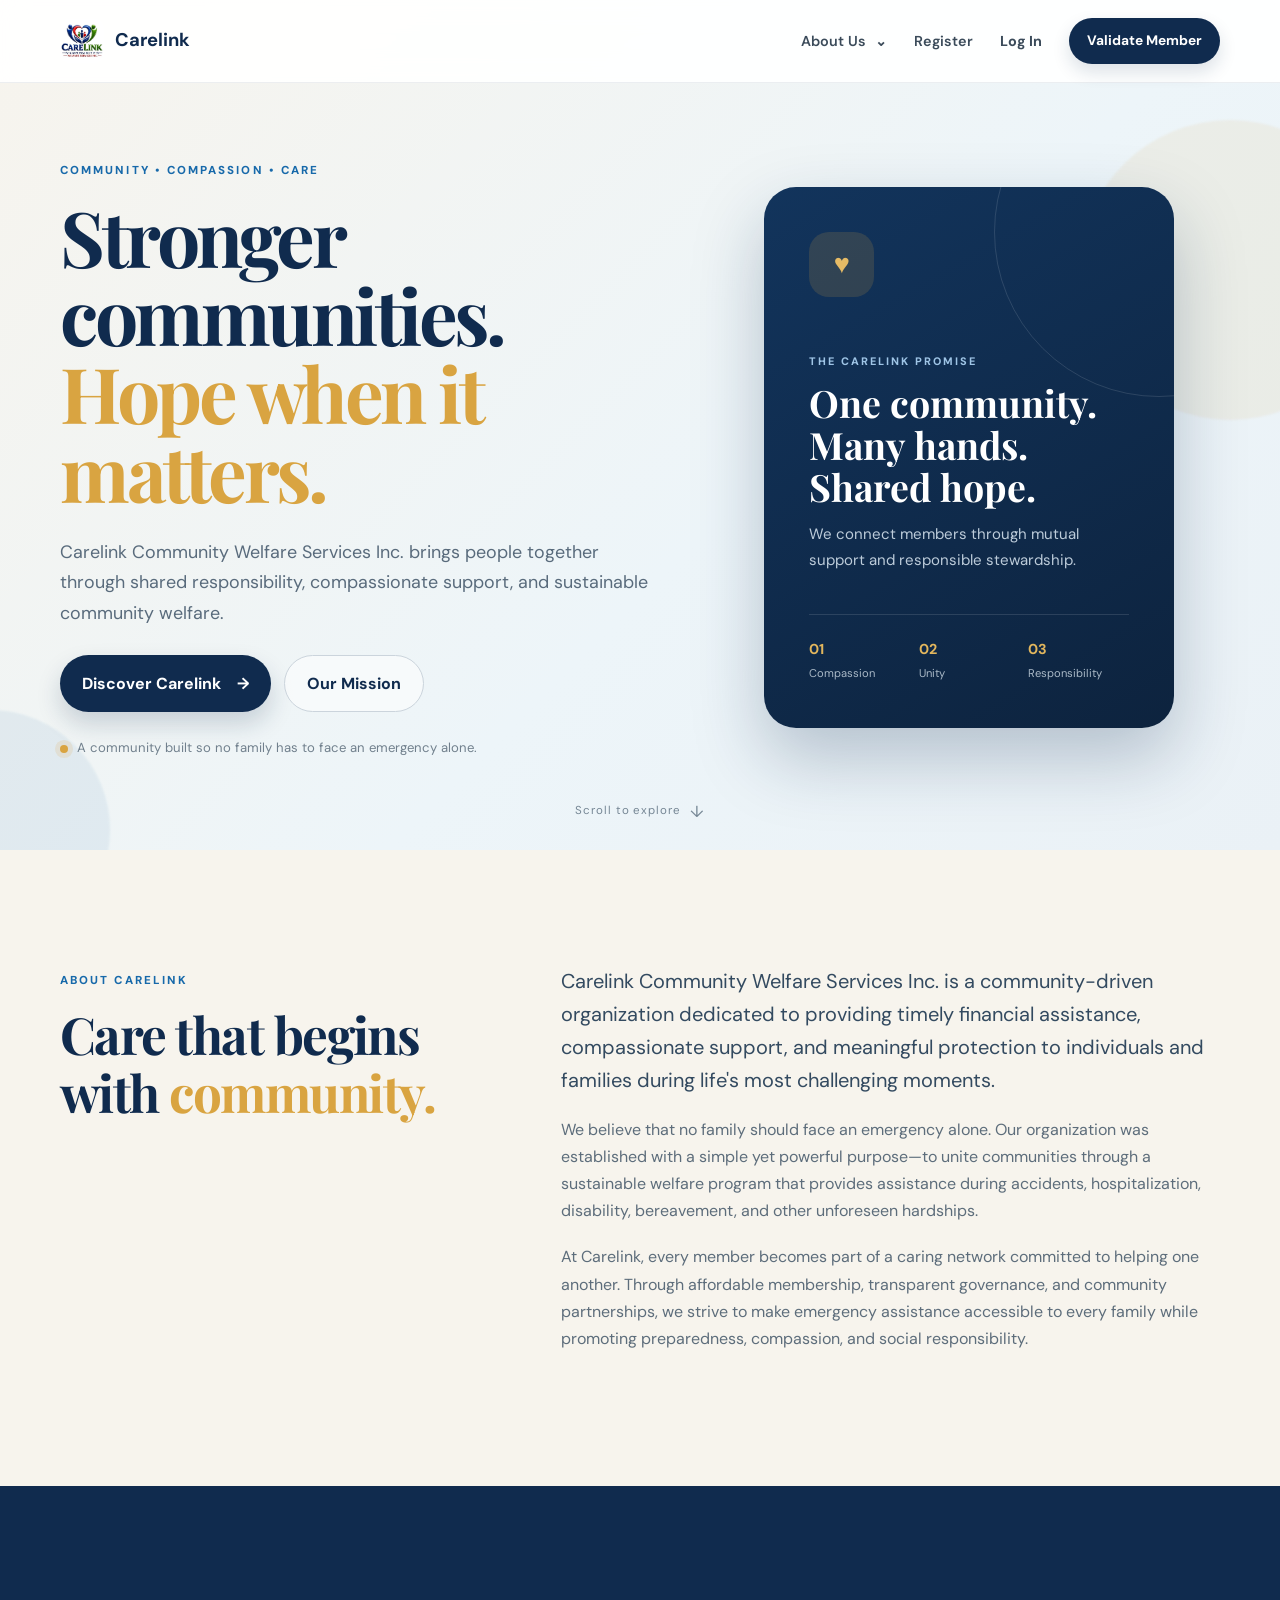
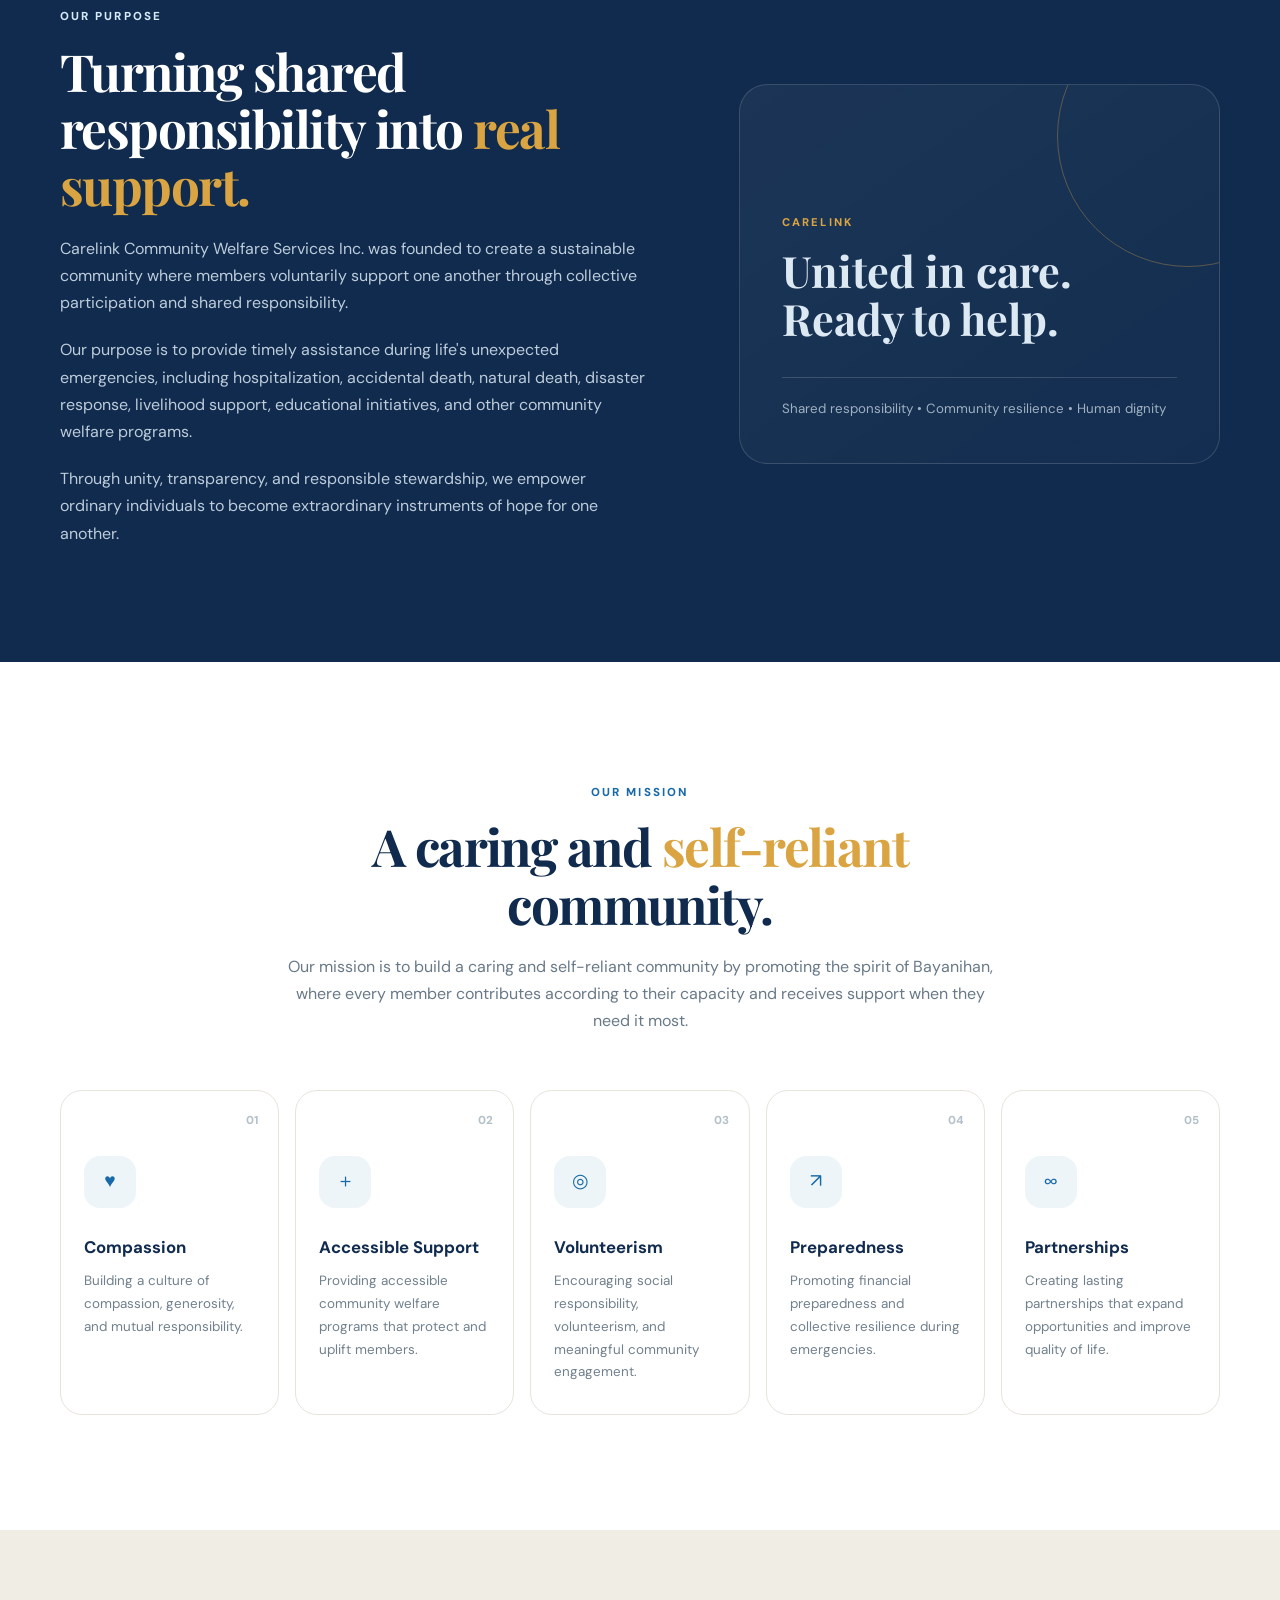
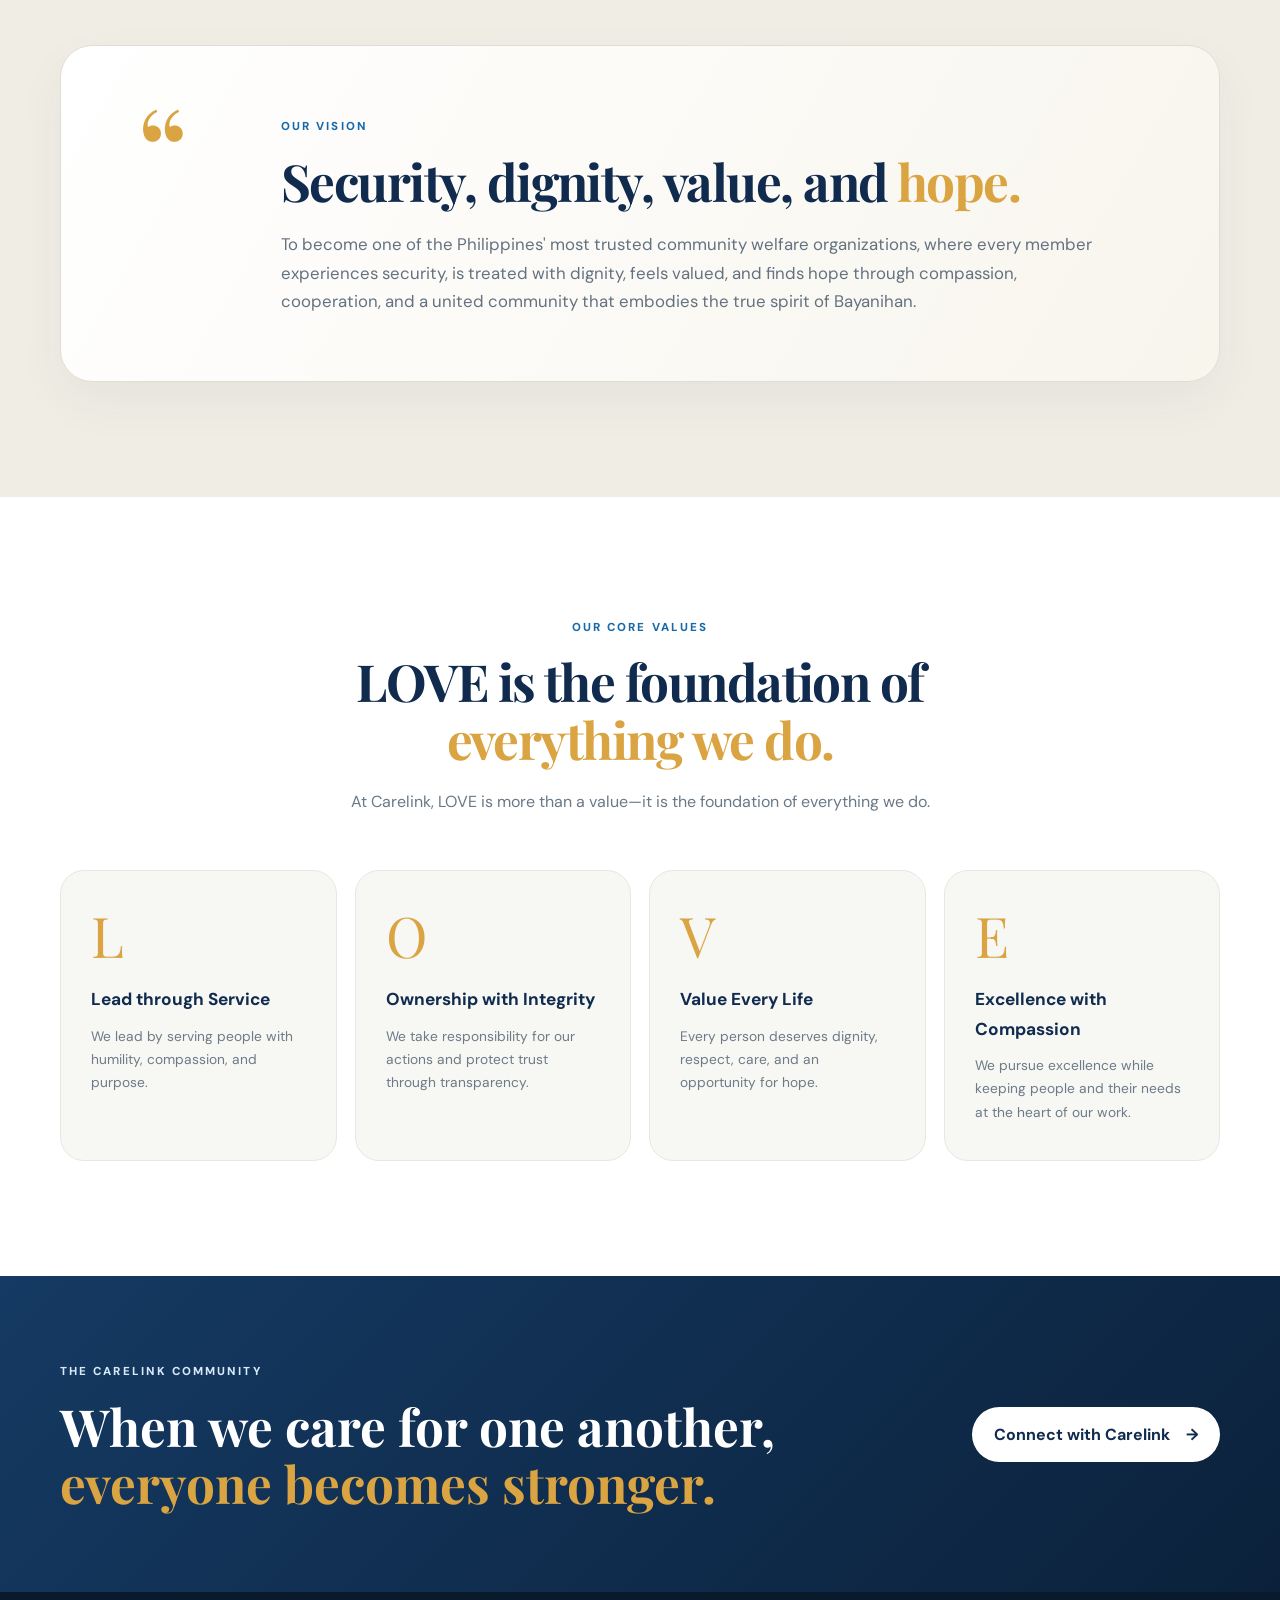
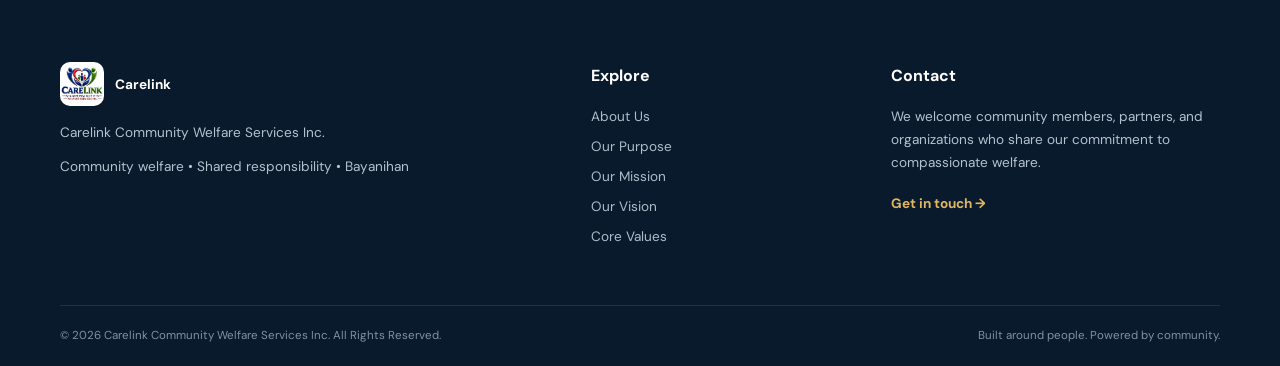
<file: index.html>
<!DOCTYPE html>
<html lang="en">
<head>
  <meta charset="UTF-8">
  <meta name="viewport" content="width=device-width, initial-scale=1.0">
  <meta name="description" content="Carelink Community Welfare Services Inc. — compassionate community welfare, shared responsibility, and meaningful support.">
  <title>Carelink Community Welfare Services Inc.</title>
  <link rel="preconnect" href="https://fonts.googleapis.com">
  <link rel="preconnect" href="https://fonts.gstatic.com" crossorigin>
  <link href="https://fonts.googleapis.com/css2?family=DM+Sans:wght@400;500;600;700&family=Playfair+Display:wght@600;700&display=swap" rel="stylesheet">
  <link rel="stylesheet" href="style/style.css">
</head>
<body>
  <header class="site-header" id="top">
    <div class="container nav-wrap">
      <a href="#top" class="brand">
        <img src="images/logo.jpg" alt="Carelink Community Welfare Services Inc. logo">
        <span>Carelink</span>
      </a>

      <button class="menu-toggle" aria-label="Open menu" aria-expanded="false">☰</button>

      <nav class="nav" id="mainNav">
        <div class="nav-dropdown">
          <button class="nav-drop-btn" type="button" aria-expanded="false">
            About Us <span>⌄</span>
          </button>
          <div class="dropdown-menu">
            <a href="#about">About Carelink</a>
            <a href="#purpose">Our Purpose</a>
            <a href="#mission">Our Mission</a>
            <a href="#vision">Our Vision</a>
            <a href="#values">Core Values</a>
            <a href="management.html">Management Team</a>
            <a href="compliance.html">Compliance</a>
          </div>
        </div>
        <a href="register.html" class="register-trigger">Register</a>
        <a href="#" class="login-trigger">Log In</a>
        <button class="validate-trigger" type="button">Validate Member</button>
      </nav>
    </div>
  </header>

  <main>
    <section class="hero">
      <div class="hero-glow glow-one"></div>
      <div class="hero-glow glow-two"></div>
      <div class="container hero-grid">
        <div class="hero-copy reveal">
          <span class="eyebrow">COMMUNITY • COMPASSION • CARE</span>
          <h1>Stronger communities.<br><em>Hope when it matters.</em></h1>
          <p class="hero-text">
            Carelink Community Welfare Services Inc. brings people together through
            shared responsibility, compassionate support, and sustainable community welfare.
          </p>
          <div class="hero-actions">
            <a href="#about" class="btn btn-primary">Discover Carelink <span>→</span></a>
            <a href="#mission" class="btn btn-ghost">Our Mission</a>
          </div>
          <div class="hero-note">
            <span class="dot"></span>
            A community built so no family has to face an emergency alone.
          </div>
        </div>

        <div class="hero-card-wrap reveal">
          <div class="hero-card">
            <div class="card-orbit"></div>
            <div class="card-icon">♥</div>
            <p class="card-label">THE CARELINK PROMISE</p>
            <h2>One community.<br>Many hands.<br>Shared hope.</h2>
            <p>We connect members through mutual support and responsible stewardship.</p>
            <div class="mini-stat-row">
              <div><strong>01</strong><span>Compassion</span></div>
              <div><strong>02</strong><span>Unity</span></div>
              <div><strong>03</strong><span>Responsibility</span></div>
            </div>
          </div>
        </div>
      </div>
      <a class="scroll-cue" href="#about">Scroll to explore <span>↓</span></a>
    </section>

    <section class="section about" id="about">
      <div class="container two-col">
        <div class="section-heading reveal">
          <span class="eyebrow">ABOUT CARELINK</span>
          <h2>Care that begins with <em>community.</em></h2>
        </div>
        <div class="section-content reveal">
          <p class="lead">
            Carelink Community Welfare Services Inc. is a community-driven organization
            dedicated to providing timely financial assistance, compassionate support,
            and meaningful protection to individuals and families during life's most
            challenging moments.
          </p>
          <p>
            We believe that no family should face an emergency alone. Our organization
            was established with a simple yet powerful purpose—to unite communities
            through a sustainable welfare program that provides assistance during
            accidents, hospitalization, disability, bereavement, and other unforeseen
            hardships.
          </p>
          <p>
            At Carelink, every member becomes part of a caring network committed to
            helping one another. Through affordable membership, transparent governance,
            and community partnerships, we strive to make emergency assistance accessible
            to every family while promoting preparedness, compassion, and social responsibility.
          </p>
        </div>
      </div>
    </section>

    <section class="section purpose dark-section" id="purpose">
      <div class="container purpose-grid">
        <div class="purpose-copy reveal">
          <span class="eyebrow light">OUR PURPOSE</span>
          <h2>Turning shared responsibility into <em>real support.</em></h2>
          <p>
            Carelink Community Welfare Services Inc. was founded to create a sustainable
            community where members voluntarily support one another through collective
            participation and shared responsibility.
          </p>
          <p>
            Our purpose is to provide timely assistance during life's unexpected
            emergencies, including hospitalization, accidental death, natural death,
            disaster response, livelihood support, educational initiatives, and other
            community welfare programs.
          </p>
          <p>
            Through unity, transparency, and responsible stewardship, we empower ordinary
            individuals to become extraordinary instruments of hope for one another.
          </p>
        </div>
        <div class="purpose-panel reveal">
          <span>CARELINK</span>
          <strong>United in care.<br>Ready to help.</strong>
          <div class="line"></div>
          <small>Shared responsibility • Community resilience • Human dignity</small>
        </div>
      </div>
    </section>

    <section class="section mission" id="mission">
      <div class="container">
        <div class="center-heading reveal">
          <span class="eyebrow">OUR MISSION</span>
          <h2>A caring and <em>self-reliant</em> community.</h2>
          <p>
            Our mission is to build a caring and self-reliant community by promoting
            the spirit of Bayanihan, where every member contributes according to their
            capacity and receives support when they need it most.
          </p>
        </div>

        <div class="mission-grid">
          <article class="mission-card reveal">
            <span class="number">01</span>
            <div class="round-icon">♥</div>
            <h3>Compassion</h3>
            <p>Building a culture of compassion, generosity, and mutual responsibility.</p>
          </article>
          <article class="mission-card reveal">
            <span class="number">02</span>
            <div class="round-icon">＋</div>
            <h3>Accessible Support</h3>
            <p>Providing accessible community welfare programs that protect and uplift members.</p>
          </article>
          <article class="mission-card reveal">
            <span class="number">03</span>
            <div class="round-icon">◎</div>
            <h3>Volunteerism</h3>
            <p>Encouraging social responsibility, volunteerism, and meaningful community engagement.</p>
          </article>
          <article class="mission-card reveal">
            <span class="number">04</span>
            <div class="round-icon">↗</div>
            <h3>Preparedness</h3>
            <p>Promoting financial preparedness and collective resilience during emergencies.</p>
          </article>
          <article class="mission-card reveal">
            <span class="number">05</span>
            <div class="round-icon">∞</div>
            <h3>Partnerships</h3>
            <p>Creating lasting partnerships that expand opportunities and improve quality of life.</p>
          </article>
        </div>
      </div>
    </section>

    <section class="section vision" id="vision">
      <div class="container vision-box reveal">
        <div class="vision-mark">“</div>
        <div>
          <span class="eyebrow">OUR VISION</span>
          <h2>Security, dignity, value, and <em>hope.</em></h2>
          <p>
            To become one of the Philippines' most trusted community welfare organizations,
            where every member experiences security, is treated with dignity, feels valued,
            and finds hope through compassion, cooperation, and a united community that
            embodies the true spirit of Bayanihan.
          </p>
        </div>
      </div>
    </section>

    <section class="section values" id="values">
      <div class="container">
        <div class="center-heading reveal">
          <span class="eyebrow">OUR CORE VALUES</span>
          <h2>LOVE is the foundation of <em>everything we do.</em></h2>
          <p>
            At Carelink, LOVE is more than a value—it is the foundation of everything we do.
          </p>
        </div>

        <div class="values-grid">
          <article class="value-card reveal">
            <div class="value-letter">L</div>
            <h3>Lead through Service</h3>
            <p>We lead by serving people with humility, compassion, and purpose.</p>
          </article>
          <article class="value-card reveal">
            <div class="value-letter">O</div>
            <h3>Ownership with Integrity</h3>
            <p>We take responsibility for our actions and protect trust through transparency.</p>
          </article>
          <article class="value-card reveal">
            <div class="value-letter">V</div>
            <h3>Value Every Life</h3>
            <p>Every person deserves dignity, respect, care, and an opportunity for hope.</p>
          </article>
          <article class="value-card reveal">
            <div class="value-letter">E</div>
            <h3>Excellence with Compassion</h3>
            <p>We pursue excellence while keeping people and their needs at the heart of our work.</p>
          </article>
        </div>
      </div>
    </section>

    <section class="cta-section">
      <div class="container cta-inner reveal">
        <div>
          <span class="eyebrow light">THE CARELINK COMMUNITY</span>
          <h2>When we care for one another,<br><em>everyone becomes stronger.</em></h2>
        </div>
        <a href="#contact" class="btn btn-light">Connect with Carelink <span>→</span></a>
      </div>
    </section>
  </main>

  <footer id="contact">
    <div class="container footer-grid">
      <div>
        <a href="#top" class="brand footer-brand">
          <img src="images/logo.jpg" alt="Carelink logo">
          <span>Carelink</span>
        </a>
        <p>Carelink Community Welfare Services Inc.</p>
        <small>Community welfare • Shared responsibility • Bayanihan</small>
      </div>
      <div>
        <h4>Explore</h4>
        <a href="#about">About Us</a>
        <a href="#purpose">Our Purpose</a>
        <a href="#mission">Our Mission</a>
        <a href="#vision">Our Vision</a>
        <a href="#values">Core Values</a>
      </div>
      <div>
        <h4>Contact</h4>
        <p>We welcome community members, partners, and organizations who share our commitment to compassionate welfare.</p>
        <a class="footer-link" href="mailto:info@carelink.org">Get in touch →</a>
      </div>
    </div>
    <div class="container footer-bottom">
      <span>© 2026 Carelink Community Welfare Services Inc. All Rights Reserved.</span>
      <span>Built around people. Powered by community.</span>
    </div>
  </footer>


  <!-- Member Login Modal -->
  <div class="modal-backdrop" id="loginModal" aria-hidden="true">
    <div class="modal login-modal" role="dialog" aria-modal="true" aria-labelledby="loginTitle">
      <button class="modal-close" type="button" data-close-modal aria-label="Close">×</button>
      <div class="login-logo"><img src="images/logo.jpg" alt="Carelink Community Welfare Services Inc."></div>
      <h2 id="loginTitle">Account Login</h2>
      <p>Access your Carelink member dashboard and continue supporting families with dignity, care, and compassion.</p>
      <form id="loginForm">
        <label class="input-wrap"><span>♟</span><input id="username" type="text" placeholder="Username" autocomplete="username" required></label>
        <label class="input-wrap"><span>▣</span><input id="password" type="password" placeholder="Password" autocomplete="current-password" required><button class="password-toggle" type="button" aria-label="Show password">◉</button></label>
        <a class="forgot-link" href="#" onclick="event.preventDefault(); alert('Password recovery will be connected here later.');">Forgot Password?</a>
        <button class="modal-submit" type="submit">♢ &nbsp; Log In Now</button>
      </form>
      <div class="modal-placeholder">Only registered Carelink members with an active account can log in.</div>
    </div>
  </div>

  <!-- Validate Member Modal -->
  <div class="modal-backdrop" id="validateModal" aria-hidden="true">
    <div class="modal validate-modal" role="dialog" aria-modal="true" aria-labelledby="validateTitle">
      <button class="modal-close" type="button" data-close-modal aria-label="Close">×</button>
      <div class="validate-head">
        <div class="validate-icon">▣</div>
        <span class="eyebrow light">MEMBER RECORD VERIFICATION</span>
        <h2 id="validateTitle">Validate Your Membership</h2>
        <p>Enter the information registered for the <strong>PRIMARY MEMBER</strong> beneficiary. Successful validation will show the linked Carelink username.</p>
      </div>
      <div class="validate-body">
        <div class="security-note">🛡 &nbsp; For your protection, all four details must match the official beneficiary record. Your information is used only for this validation request.</div>
        <form id="validateForm">
          <div class="form-grid">
            <label>Last Name<input type="text" placeholder="Enter last name" required></label>
            <label>First Name<input type="text" placeholder="Enter first name" required></label>
            <label>Date of Birth<input type="date" required></label>
            <label>Gender<select required><option value="">Select gender</option><option>Male</option><option>Female</option><option>Other</option></select></label>
          </div>
          <button class="validate-submit" type="submit">⌕ &nbsp; Validate Member Record</button>
        </form>
        <div class="validation-result" id="validationResult"></div>
      </div>
    </div>
  </div>

  <script src="js/script.js"></script>
  <script src="auth.js"></script>
</body>
</html>
</file>
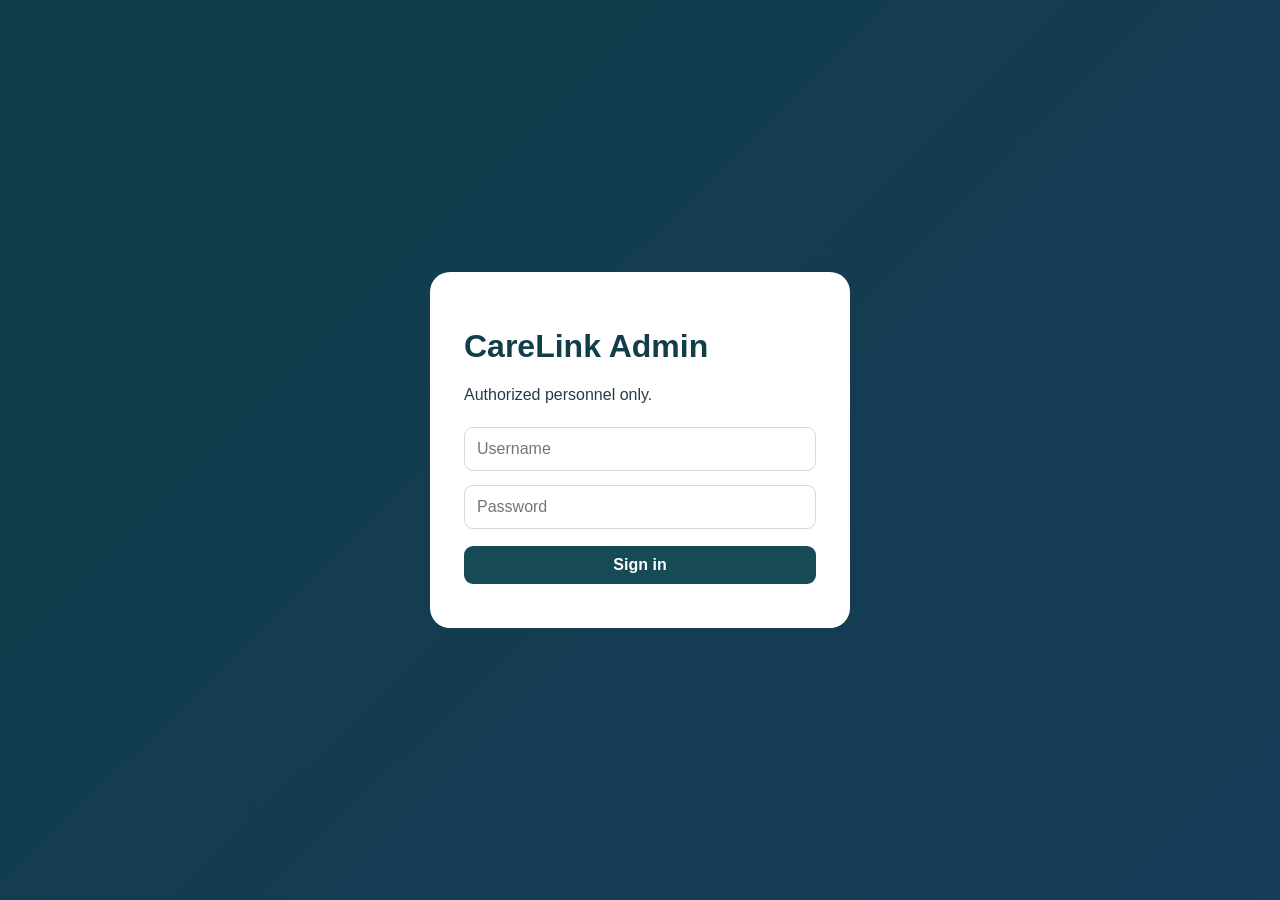
<file: admin.html>
<!doctype html><html lang="en"><head><meta charset="utf-8"><meta name="viewport" content="width=device-width,initial-scale=1"><title>CareLink Admin Portal</title>
<style>
*{box-sizing:border-box}body{margin:0;font-family:Arial,sans-serif;background:#f3f7f7;color:#243c46}button,input,select,textarea{font:inherit}.shell{display:grid;grid-template-columns:230px 1fr;min-height:100vh}.side{background:#103e49;color:#fff;padding:25px 15px}.brand{font-weight:800;font-size:21px;margin:0 10px 30px}.brand small{display:block;font-size:11px;color:#b8d2d5;margin-top:4px}.nav{width:100%;border:0;background:none;color:#d7e8e9;text-align:left;padding:13px;border-radius:10px;margin:3px 0;cursor:pointer}.nav.active,.nav:hover{background:#ffffff18;color:#fff}.main{padding:28px}.top{display:flex;justify-content:space-between;align-items:center;margin-bottom:24px}.top h1{margin:0;color:#123d4a}.who{font-size:13px;color:#60747b}.page{display:none}.page.active{display:block}.cards{display:grid;grid-template-columns:repeat(5,1fr);gap:14px}.card,.panel{background:#fff;border:1px solid #dfe8e8;border-radius:16px;padding:19px;box-shadow:0 5px 18px #173d460a}.card span{font-size:12px;color:#72858b}.card strong{display:block;font-size:25px;color:#123e4a;margin-top:7px}.panel{margin-top:18px}.row{display:flex;gap:10px;align-items:center;flex-wrap:wrap}.between{justify-content:space-between}.btn{border:0;background:#164b55;color:white;padding:10px 14px;border-radius:9px;font-weight:700;cursor:pointer}.btn.gold{background:#b9882e}.btn.ghost{background:#edf4f4;color:#24535c}.search{padding:10px 12px;border:1px solid #cedcde;border-radius:9px;min-width:250px}table{width:100%;border-collapse:collapse;font-size:13px;margin-top:13px}th,td{padding:10px;border-bottom:1px solid #edf1f1;text-align:left}th{background:#f7f9f9}.badge{padding:5px 8px;border-radius:20px;background:#e9f5ec;color:#3e7b50;font-size:11px;font-weight:700}.modalbg{position:fixed;inset:0;background:#09242dcc;display:none;align-items:center;justify-content:center;padding:20px;z-index:99}.modalbg.show{display:flex}.modal{background:#fff;border-radius:17px;padding:24px;width:min(650px,96vw);max-height:90vh;overflow:auto}.modal h2{margin-top:0;color:#123e4a}.grid{display:grid;grid-template-columns:1fr 1fr;gap:12px}.grid label{font-size:12px;font-weight:700}.grid input,.grid select,.grid textarea{width:100%;margin-top:5px;padding:10px;border:1px solid #d3dfe0;border-radius:8px}.grid textarea{min-height:80px}.full{grid-column:1/-1}.login{position:fixed;inset:0;background:linear-gradient(135deg,#103e49,#173b59);display:flex;align-items:center;justify-content:center;z-index:200}.loginbox{background:#fff;width:min(420px,92vw);padding:34px;border-radius:20px}.loginbox h1{color:#123e4a}.loginbox input{width:100%;padding:12px;margin:7px 0;border:1px solid #cfdddd;border-radius:9px}.loginbox button{width:100%;margin-top:10px}.msg{font-size:12px;color:#a33;margin-top:10px}.moneyin{color:#28734a}.moneyout{color:#a04747}@media(max-width:1000px){.cards{grid-template-columns:repeat(2,1fr)}.shell{grid-template-columns:1fr}.side{display:flex;overflow:auto;padding:10px}.brand{display:none}.nav{white-space:nowrap;width:auto}.main{padding:18px}}@media(max-width:600px){.cards,.grid{grid-template-columns:1fr}.full{grid-column:auto}.top{align-items:flex-start;gap:10px;flex-direction:column}}
</style></head><body>
<div class="login" id="loginScreen"><form class="loginbox" id="loginForm"><h1>CareLink Admin</h1><p>Authorized personnel only.</p><input id="adminUser" placeholder="Username" required><input id="adminPass" type="password" placeholder="Password" required><button class="btn" type="submit">Sign in</button><div class="msg" id="loginMsg"></div></form></div>
<div class="shell"><aside class="side"><div class="brand">CareLink<small>Administration Portal</small></div><button class="nav active" data-page="dashboard">Dashboard</button><button class="nav" data-page="members">Members</button><button class="nav" data-page="tokens">Registration Codes</button><button class="nav" data-page="contributions">Contributions</button><button class="nav" data-page="assistance">Assistance</button><button class="nav" data-page="funds">Fund Ledger</button><button class="nav" id="logoutBtn">Log out</button></aside>
<main class="main"><div class="top"><h1 id="pageTitle">Dashboard</h1><div class="who" id="adminWho"></div></div>
<section class="page active" id="page-dashboard"><div class="cards"><div class="card"><span>Available Fund</span><strong id="availableFund">₱0.00</strong></div><div class="card"><span>Total Contributions</span><strong id="totalContrib">₱0.00</strong></div><div class="card"><span>Money Released / Out</span><strong id="totalOut">₱0.00</strong></div><div class="card"><span>Pending Assistance</span><strong id="pendingAssist">0</strong></div><div class="card"><span>Active Members</span><strong id="activeMembers">0</strong></div></div><div class="panel"><div class="row between"><h3>Recent Fund Activity</h3><button class="btn" onclick="openFund()">+ Fund Transaction</button></div><div id="recentFunds"></div></div></section>
<section class="page" id="page-members"><div class="panel"><div class="row between"><h3>Member Records</h3><div><input class="search" id="memberSearch" placeholder="Search member ID or name"><button class="btn" onclick="loadMembers()">Search</button></div></div><div id="membersTable"></div></div></section>
<section class="page" id="page-tokens"><div class="panel"><div class="row between"><h3>Registration Codes</h3><button class="btn" onclick="openCode()">+ Create / Update Code</button></div><div id="codesTable"></div></div></section>
<section class="page" id="page-contributions"><div class="panel"><div class="row between"><h3>Contributions</h3><button class="btn" onclick="openContribution()">+ Record Contribution</button></div><div id="contribTable"></div></div></section>
<section class="page" id="page-assistance"><div class="panel"><h3>Assistance Requests</h3><p>Review requests, approve/decline them, and record released assistance.</p><div id="assistTable"></div></div></section>
<section class="page" id="page-funds"><div class="panel"><div class="row between"><h3>Fund Ledger</h3><button class="btn" onclick="openFund()">+ Add Fund Transaction</button></div><p>Contributions are counted automatically. Use this ledger for assistance releases and other approved money-in/money-out adjustments.</p><div id="fundTable"></div></div></section>
</main></div>
<div class="modalbg" id="modalBg"><div class="modal"><div class="row between"><h2 id="modalTitle">Edit</h2><button class="btn ghost" onclick="closeModal()">Close</button></div><div id="modalBody"></div></div></div>
<script>
const API="https://script.google.com/macros/s/AKfycbztrKqI5Xme2iRUF5L5Hfno3jHEWQvqFRlC3_WF7YgEL_7ieZyTmAWR5s0aTWw5cavs/exec";
let token=sessionStorage.getItem("carelinkAdminToken")||"", cache={members:[],codes:[],contributions:[],assistance:[]};
const $=id=>document.getElementById(id), peso=n=>new Intl.NumberFormat("en-PH",{style:"currency",currency:"PHP"}).format(Number(n||0));
async function api(action,data={}){const r=await fetch(API,{method:"POST",headers:{"Content-Type":"text/plain;charset=utf-8"},body:JSON.stringify({action,token,...data})});const x=await r.json();if(!x.ok)throw new Error(x.error||"Request failed");return x}
function esc(s){const d=document.createElement("div");d.textContent=String(s??"");return d.innerHTML}
function closeModal(){$("modalBg").classList.remove("show")}; function showModal(title,html){$("modalTitle").textContent=title;$("modalBody").innerHTML=html;$("modalBg").classList.add("show")}
$("loginForm").onsubmit=async e=>{e.preventDefault();$("loginMsg").textContent="Signing in...";try{const x=await api("adminLogin",{username:$("adminUser").value,password:$("adminPass").value});token=x.token;sessionStorage.setItem("carelinkAdminToken",token);$("loginScreen").style.display="none";$("adminWho").textContent=x.admin.name+" · "+x.admin.role;await loadDashboard()}catch(err){$("loginMsg").textContent=err.message}};
async function boot(){if(!token)return;try{const x=await api("adminSession");$("loginScreen").style.display="none";$("adminWho").textContent=x.admin.name+" · "+x.admin.role;loadDashboard()}catch(e){sessionStorage.removeItem("carelinkAdminToken");token=""}}
$("logoutBtn").onclick=async()=>{try{await api("adminLogout")}catch(e){}sessionStorage.removeItem("carelinkAdminToken");location.reload()};
document.querySelectorAll(".nav[data-page]").forEach(b=>b.onclick=()=>{document.querySelectorAll(".nav").forEach(x=>x.classList.remove("active"));b.classList.add("active");document.querySelectorAll(".page").forEach(x=>x.classList.remove("active"));$("page-"+b.dataset.page).classList.add("active");$("pageTitle").textContent=b.textContent;if(b.dataset.page==="dashboard"||b.dataset.page==="funds")loadDashboard();if(b.dataset.page==="members")loadMembers();if(b.dataset.page==="tokens")loadCodes();if(b.dataset.page==="contributions")loadContributions();if(b.dataset.page==="assistance")loadAssistance()});
async function loadDashboard(){try{const x=await api("adminDashboard");$("availableFund").textContent=peso(x.summary.availableFund);$("totalContrib").textContent=peso(x.summary.totalContributions);$("totalOut").textContent=peso(x.summary.totalMoneyOut);$("pendingAssist").textContent=x.summary.pendingAssistance;$("activeMembers").textContent=x.summary.activeMembers;const h='<table><tr><th>Date</th><th>Type</th><th>Reference</th><th>Description</th><th>In</th><th>Out</th></tr>'+x.recentFunds.map(f=>`<tr><td>${esc(f.date)}</td><td>${esc(f.type)}</td><td>${esc(f.reference)}</td><td>${esc(f.description)}</td><td class="moneyin">${f.moneyIn?peso(f.moneyIn):''}</td><td class="moneyout">${f.moneyOut?peso(f.moneyOut):''}</td></tr>`).join('')+'</table>';$("recentFunds").innerHTML=h;$("fundTable").innerHTML=h}catch(e){alert(e.message)}}
async function loadMembers(){try{const x=await api("adminListMembers",{query:$("memberSearch")?.value||""});cache.members=x.members;$("membersTable").innerHTML='<table><tr><th>ID</th><th>Name</th><th>Email</th><th>Status</th><th>Marital</th><th></th></tr>'+x.members.map((m,i)=>`<tr><td>${esc(m.memberId)}</td><td>${esc(m.name)}</td><td>${esc(m.email)}</td><td><span class="badge">${esc(m.status)}</span></td><td>${esc(m.maritalStatus)}</td><td><button class="btn ghost" onclick="editMember(${i})">Edit</button></td></tr>`).join('')+'</table>'}catch(e){alert(e.message)}}
function editMember(i){const m=cache.members[i];showModal("Update Member",`<form id="memberForm" class="grid"><label>Member ID<input value="${esc(m.memberId)}" disabled></label><label>Full Name<input name="name" value="${esc(m.name)}"></label><label>Email<input name="email" value="${esc(m.email)}"></label><label>Contact<input name="contact" value="${esc(m.contact)}"></label><label>Gender<select name="gender"><option>${esc(m.gender)}</option><option>Male</option><option>Female</option></select></label><label>Marital Status<select name="maritalStatus"><option>${esc(m.maritalStatus)}</option><option>Single</option><option>Married</option></select></label><label>Status<select name="status"><option>${esc(m.status)}</option><option>Active</option><option>Inactive</option><option>Suspended</option></select></label><label class="full">Address<textarea name="address">${esc(m.address)}</textarea></label><button class="btn full">Save Member</button></form>`);$("memberForm").onsubmit=async e=>{e.preventDefault();const o=Object.fromEntries(new FormData(e.target));try{await api("adminUpdateMember",{memberId:m.memberId,member:o});closeModal();loadMembers()}catch(err){alert(err.message)}}}
async function loadCodes(){try{const x=await api("adminListCodes");cache.codes=x.codes;$("codesTable").innerHTML='<table><tr><th>Code</th><th>Status</th><th>Used</th><th>Registration Paid</th><th>Initial Donation</th><th></th></tr>'+x.codes.map((c,i)=>`<tr><td>${esc(c.code)}</td><td>${esc(c.status)}</td><td>${c.used?'Yes':'No'}</td><td>${c.registrationPaid?'Yes':'No'}</td><td>${c.initialDonationPaid?'Yes':'No'}</td><td><button class="btn ghost" onclick="openCode(${i})">Edit</button></td></tr>`).join('')+'</table>'}catch(e){alert(e.message)}}
function openCode(i){const c=i===undefined?{}:cache.codes[i];showModal(i===undefined?"Create Registration Code":"Update Registration Code",`<form id="codeForm" class="grid"><label>Code (blank = auto-generate)<input name="code" value="${esc(c.code||'')}"></label><label>Status<select name="status"><option>${esc(c.status||'Active')}</option><option>Active</option><option>Inactive</option></select></label><label><input type="checkbox" name="registrationPaid" ${c.registrationPaid?'checked':''}> Registration Paid</label><label><input type="checkbox" name="initialDonationPaid" ${c.initialDonationPaid?'checked':''}> Initial Donation Paid</label><label class="full">Admin Notes<textarea name="notes">${esc(c.notes||'')}</textarea></label><button class="btn full">Save Code</button></form>`);$("codeForm").onsubmit=async e=>{e.preventDefault();const f=new FormData(e.target);try{const x=await api("adminSaveCode",{code:f.get('code'),status:f.get('status'),registrationPaid:f.has('registrationPaid'),initialDonationPaid:f.has('initialDonationPaid'),notes:f.get('notes')});alert('Saved: '+x.code);closeModal();loadCodes()}catch(err){alert(err.message)}}}
async function loadContributions(){try{const x=await api("adminListContributions");cache.contributions=x.contributions;$("contribTable").innerHTML='<table><tr><th>Date</th><th>Member</th><th>Reference</th><th>Amount</th><th>Deduction</th><th>Net</th><th></th></tr>'+x.contributions.map((c,i)=>`<tr><td>${esc(c.date)}</td><td>${esc(c.memberId)}</td><td>${esc(c.reference)}</td><td>${peso(c.amount)}</td><td>${peso(c.deduction)}</td><td>${peso(c.netAmount)}</td><td><button class="btn ghost" onclick="openContribution(${i})">Edit</button></td></tr>`).join('')+'</table>'}catch(e){alert(e.message)}}
function openContribution(i){const c=i===undefined?{}:cache.contributions[i];showModal(i===undefined?"Record Contribution":"Update Contribution",`<form id="contribForm" class="grid"><input type="hidden" name="id" value="${esc(c.id||'')}"><label>Member ID<input name="memberId" value="${esc(c.memberId||'')}" required></label><label>Date<input type="date" name="date" value="${esc(c.date||new Date().toISOString().slice(0,10))}" required></label><label>Reference<input name="reference" value="${esc(c.reference||'')}"></label><label>Type<input name="type" value="${esc(c.type||'Contribution')}"></label><label>Amount<input type="number" step="0.01" name="amount" value="${c.amount||''}" required></label><label>Deduction<input type="number" step="0.01" name="deduction" value="${c.deduction||0}"></label><label>Status<select name="status"><option>${esc(c.status||'Recorded')}</option><option>Recorded</option><option>Pending</option><option>Voided</option></select></label><label class="full">Deduction Details<textarea name="details">${esc(c.details||'')}</textarea></label><button class="btn full">Save Contribution</button></form>`);$("contribForm").onsubmit=async e=>{e.preventDefault();const o=Object.fromEntries(new FormData(e.target));try{await api("adminSaveContribution",{contribution:o});closeModal();loadContributions();loadDashboard()}catch(err){alert(err.message)}}}
async function loadAssistance(){try{const x=await api("adminListAssistance");cache.assistance=x.requests;$("assistTable").innerHTML='<table><tr><th>ID</th><th>Date</th><th>Member</th><th>Type</th><th>For</th><th>Status</th><th>Released</th><th></th></tr>'+x.requests.map((a,i)=>`<tr><td>${esc(a.requestId)}</td><td>${esc(a.date)}</td><td>${esc(a.memberName)}</td><td>${esc(a.type)}</td><td>${esc(a.subjectName)}</td><td>${esc(a.status)}</td><td>${peso(a.amountReleased)}</td><td><button class="btn gold" onclick="reviewAssist(${i})">Review</button></td></tr>`).join('')+'</table>'}catch(e){alert(e.message)}}
function reviewAssist(i){const a=cache.assistance[i];showModal("Assistance "+a.requestId,`<form id="assistForm" class="grid"><div class="full"><b>${esc(a.memberName)}</b> · ${esc(a.type)} · for ${esc(a.subjectName)}<p>${esc(a.details)}</p></div><label>Status<select name="status"><option>${esc(a.status||'Under Review')}</option><option>Under Review</option><option>Approved</option><option>Released</option><option>Declined</option></select></label><label>Amount Approved<input type="number" step="0.01" name="amountApproved" value="${a.amountApproved||0}"></label><label>Amount Released<input type="number" step="0.01" name="amountReleased" value="${a.amountReleased||0}"></label><label>Release Reference<input name="releaseReference" value="${esc(a.releaseReference||'')}"></label><label class="full">Admin Remarks<textarea name="remarks">${esc(a.remarks||'')}</textarea></label><button class="btn full">Save Assistance Status</button></form>`);$("assistForm").onsubmit=async e=>{e.preventDefault();const o=Object.fromEntries(new FormData(e.target));Object.assign(o,{requestId:a.requestId,memberId:a.memberId,type:a.type,subjectName:a.subjectName});try{await api("adminUpdateAssistance",{assistance:o});closeModal();loadAssistance();loadDashboard()}catch(err){alert(err.message)}}}
function openFund(){showModal("Add Fund Transaction",`<form id="fundForm" class="grid"><label>Date<input type="date" name="date" value="${new Date().toISOString().slice(0,10)}"></label><label>Type<select name="type"><option>Other Income</option><option>Approved Expense</option><option>Adjustment</option></select></label><label>Reference<input name="reference"></label><label>Member ID (optional)<input name="memberId"></label><label>Money In<input type="number" step="0.01" name="moneyIn" value="0"></label><label>Money Out<input type="number" step="0.01" name="moneyOut" value="0"></label><label class="full">Description<textarea name="description" required></textarea></label><button class="btn full">Post Transaction</button></form>`);$("fundForm").onsubmit=async e=>{e.preventDefault();const o=Object.fromEntries(new FormData(e.target));try{await api("adminAddFundTransaction",{transaction:o});closeModal();loadDashboard()}catch(err){alert(err.message)}}}
$("modalBg").onclick=e=>{if(e.target===$("modalBg"))closeModal()};boot();
</script></body></html>
</file>
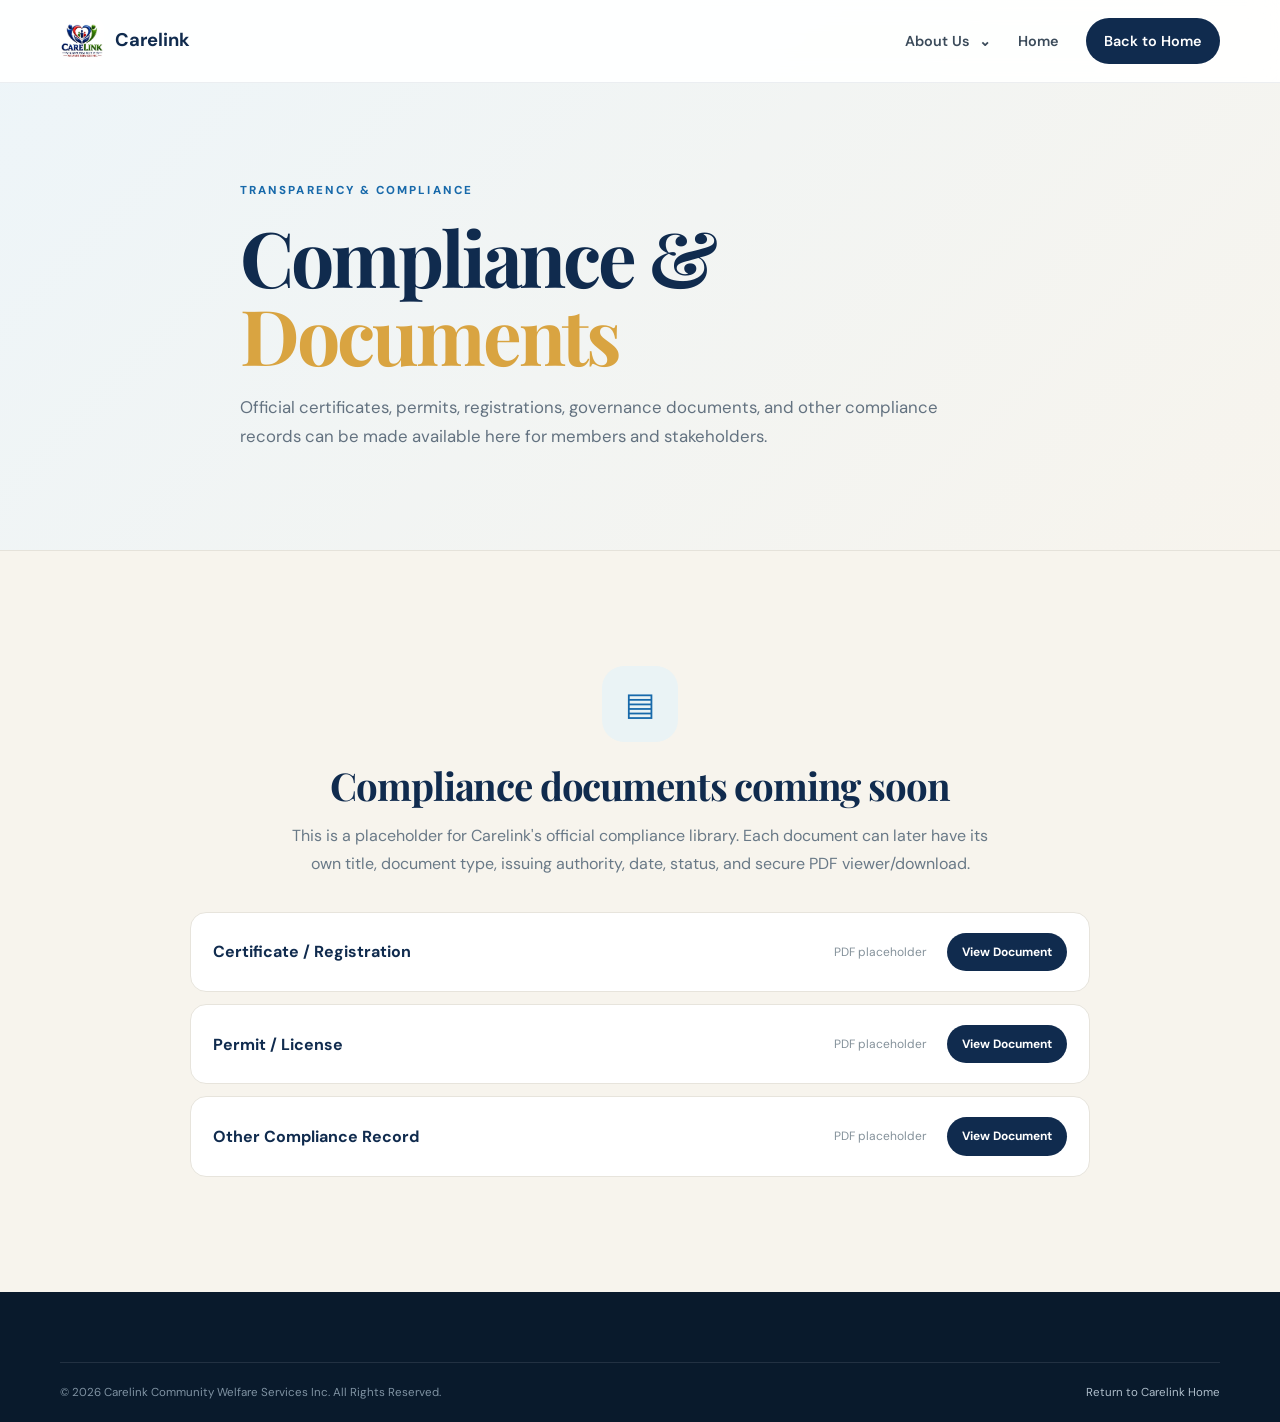
<file: compliance.html>
<!DOCTYPE html>
<html lang="en">
<head>
<meta charset="UTF-8">
<meta name="viewport" content="width=device-width, initial-scale=1.0">
<title>Compliance | Carelink</title>
<link rel="preconnect" href="https://fonts.googleapis.com">
<link rel="preconnect" href="https://fonts.gstatic.com" crossorigin>
<link href="https://fonts.googleapis.com/css2?family=DM+Sans:wght@400;500;600;700&family=Playfair+Display:wght@600;700&display=swap" rel="stylesheet">
<link rel="stylesheet" href="style/style.css">
</head>
<body class="inner-page">
<header class="site-header">
  <div class="container nav-wrap">
    <a href="index.html" class="brand"><img src="images/logo.jpg" alt="Carelink logo"><span>Carelink</span></a>
    <nav class="nav">
      <div class="nav-dropdown">
        <button class="nav-drop-btn" type="button">About Us <span>⌄</span></button>
        <div class="dropdown-menu">
          <a href="index.html#about">About Carelink</a><a href="index.html#purpose">Our Purpose</a><a href="index.html#mission">Our Mission</a><a href="index.html#vision">Our Vision</a><a href="index.html#values">Core Values</a><a href="management.html">Management Team</a><a href="compliance.html">Compliance</a>
        </div>
      </div>
      <a href="index.html#top">Home</a>
      <a href="index.html" class="nav-cta">Back to Home</a>
    </nav>
  </div>
</header>
<main class="inner-hero">
  <div class="container inner-hero-content">
    <span class="eyebrow">TRANSPARENCY &amp; COMPLIANCE</span>
    <h1>Compliance &amp; <em>Documents</em></h1>
    <p>Official certificates, permits, registrations, governance documents, and other compliance records can be made available here for members and stakeholders.</p>
  </div>
</main>
<section class="section">
  <div class="container placeholder-page">
    <span class="placeholder-icon">▤</span>
    <h2>Compliance documents coming soon</h2>
    <p>This is a placeholder for Carelink's official compliance library. Each document can later have its own title, document type, issuing authority, date, status, and secure PDF viewer/download.</p>
    <div class="document-placeholder">
      <div><strong>Certificate / Registration</strong><span>PDF placeholder</span><button>View Document</button></div>
      <div><strong>Permit / License</strong><span>PDF placeholder</span><button>View Document</button></div>
      <div><strong>Other Compliance Record</strong><span>PDF placeholder</span><button>View Document</button></div>
    </div>
  </div>
</section>
<footer><div class="container footer-bottom"><span>© 2026 Carelink Community Welfare Services Inc. All Rights Reserved.</span><span><a href="index.html">Return to Carelink Home</a></span></div></footer>
<script src="js/script.js"></script>
</body>
</html>
</file>
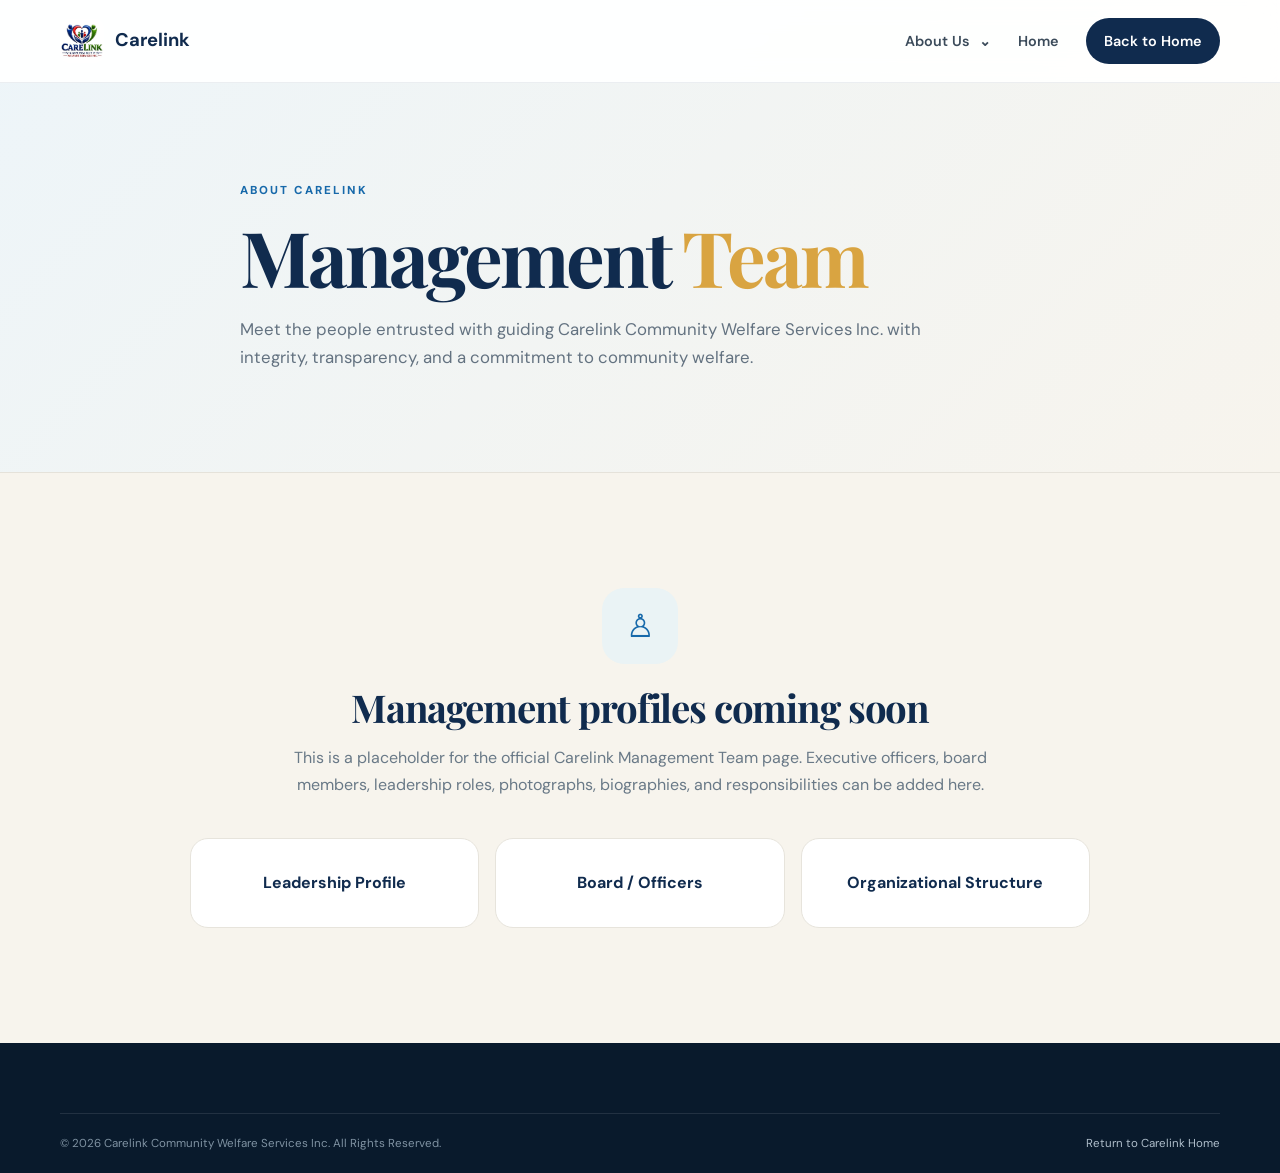
<file: management.html>
<!DOCTYPE html>
<html lang="en">
<head>
<meta charset="UTF-8">
<meta name="viewport" content="width=device-width, initial-scale=1.0">
<title>Management Team | Carelink</title>
<link rel="preconnect" href="https://fonts.googleapis.com">
<link rel="preconnect" href="https://fonts.gstatic.com" crossorigin>
<link href="https://fonts.googleapis.com/css2?family=DM+Sans:wght@400;500;600;700&family=Playfair+Display:wght@600;700&display=swap" rel="stylesheet">
<link rel="stylesheet" href="style/style.css">
</head>
<body class="inner-page">
<header class="site-header">
  <div class="container nav-wrap">
    <a href="index.html" class="brand"><img src="images/logo.jpg" alt="Carelink logo"><span>Carelink</span></a>
    <nav class="nav">
      <div class="nav-dropdown">
        <button class="nav-drop-btn" type="button">About Us <span>⌄</span></button>
        <div class="dropdown-menu">
          <a href="index.html#about">About Carelink</a><a href="index.html#purpose">Our Purpose</a><a href="index.html#mission">Our Mission</a><a href="index.html#vision">Our Vision</a><a href="index.html#values">Core Values</a><a href="management.html">Management Team</a><a href="compliance.html">Compliance</a>
        </div>
      </div>
      <a href="index.html#top">Home</a>
      <a href="index.html" class="nav-cta">Back to Home</a>
    </nav>
  </div>
</header>
<main class="inner-hero">
  <div class="container inner-hero-content">
    <span class="eyebrow">ABOUT CARELINK</span>
    <h1>Management <em>Team</em></h1>
    <p>Meet the people entrusted with guiding Carelink Community Welfare Services Inc. with integrity, transparency, and a commitment to community welfare.</p>
  </div>
</main>
<section class="section">
  <div class="container placeholder-page">
    <span class="placeholder-icon">♙</span>
    <h2>Management profiles coming soon</h2>
    <p>This is a placeholder for the official Carelink Management Team page. Executive officers, board members, leadership roles, photographs, biographies, and responsibilities can be added here.</p>
    <div class="placeholder-grid"><div>Leadership Profile</div><div>Board / Officers</div><div>Organizational Structure</div></div>
  </div>
</section>
<footer><div class="container footer-bottom"><span>© 2026 Carelink Community Welfare Services Inc. All Rights Reserved.</span><span><a href="index.html">Return to Carelink Home</a></span></div></footer>
<script src="js/script.js"></script>
</body>
</html>
</file>
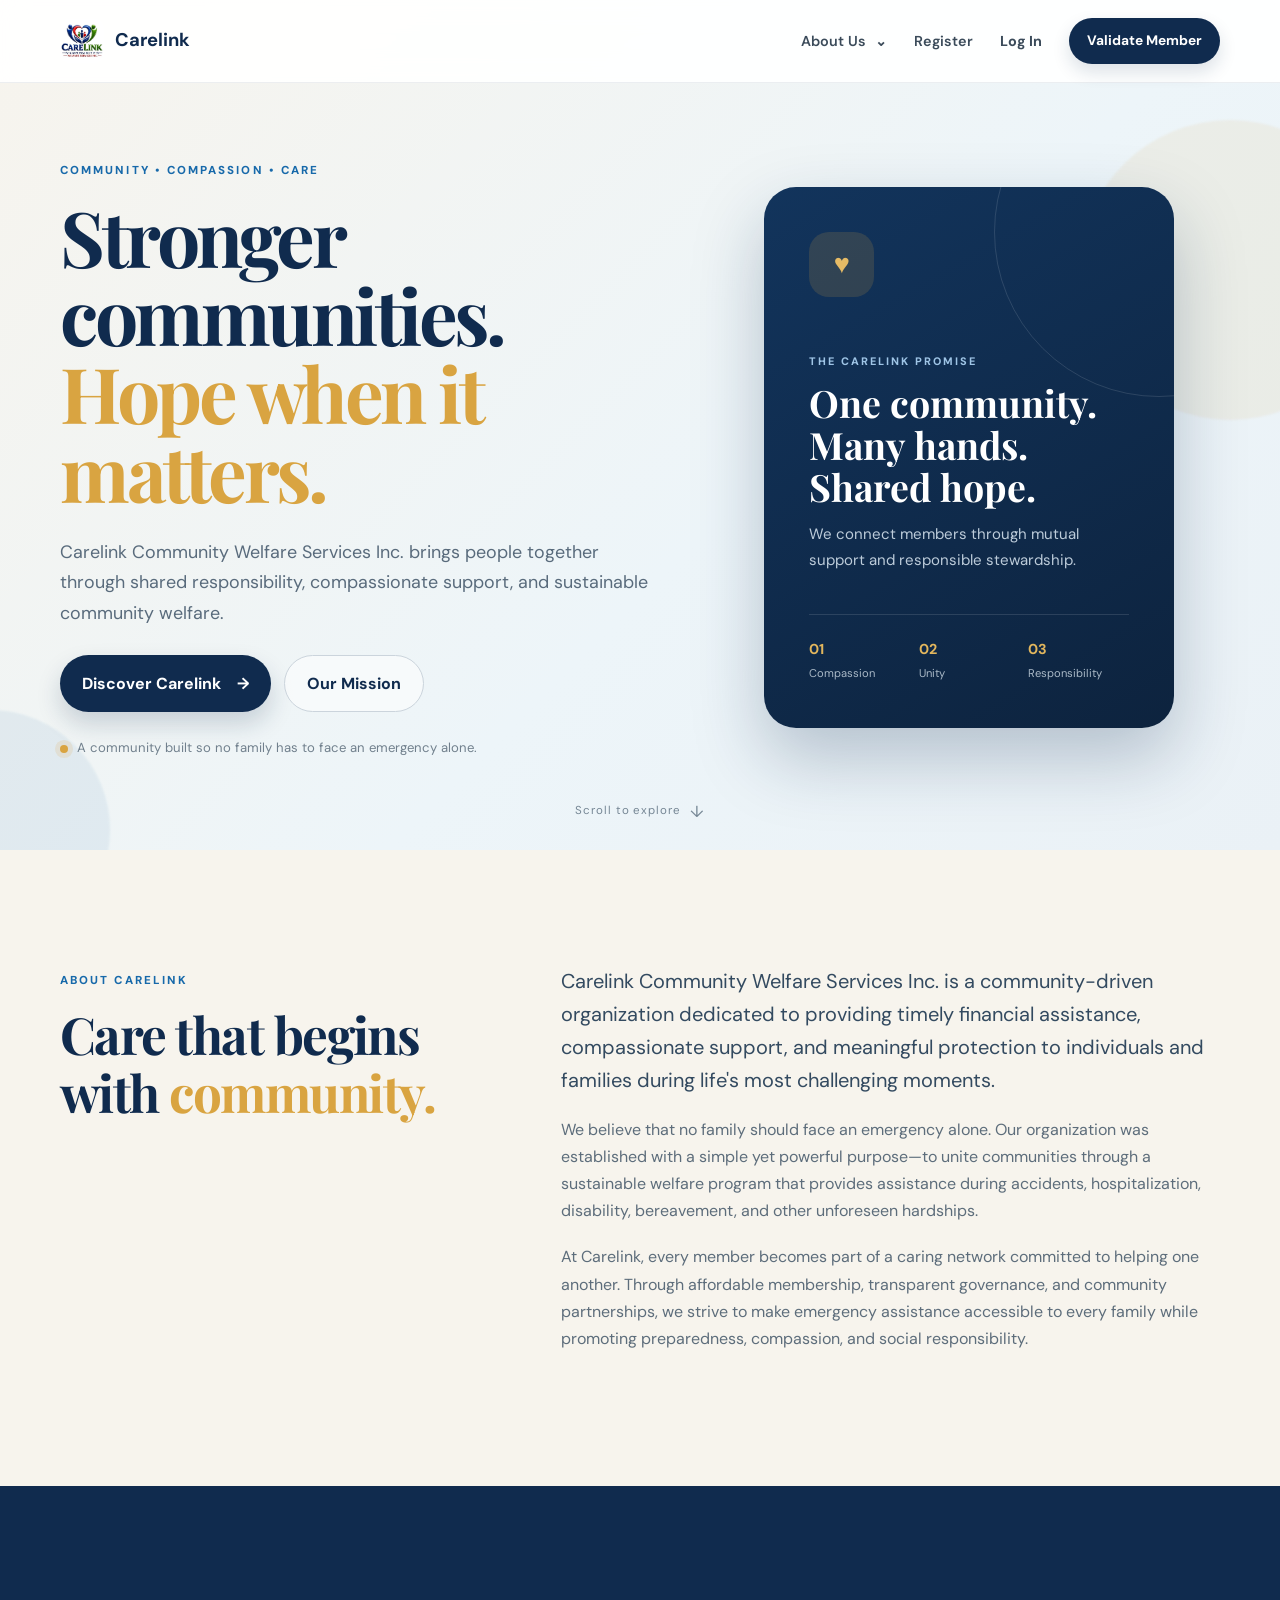
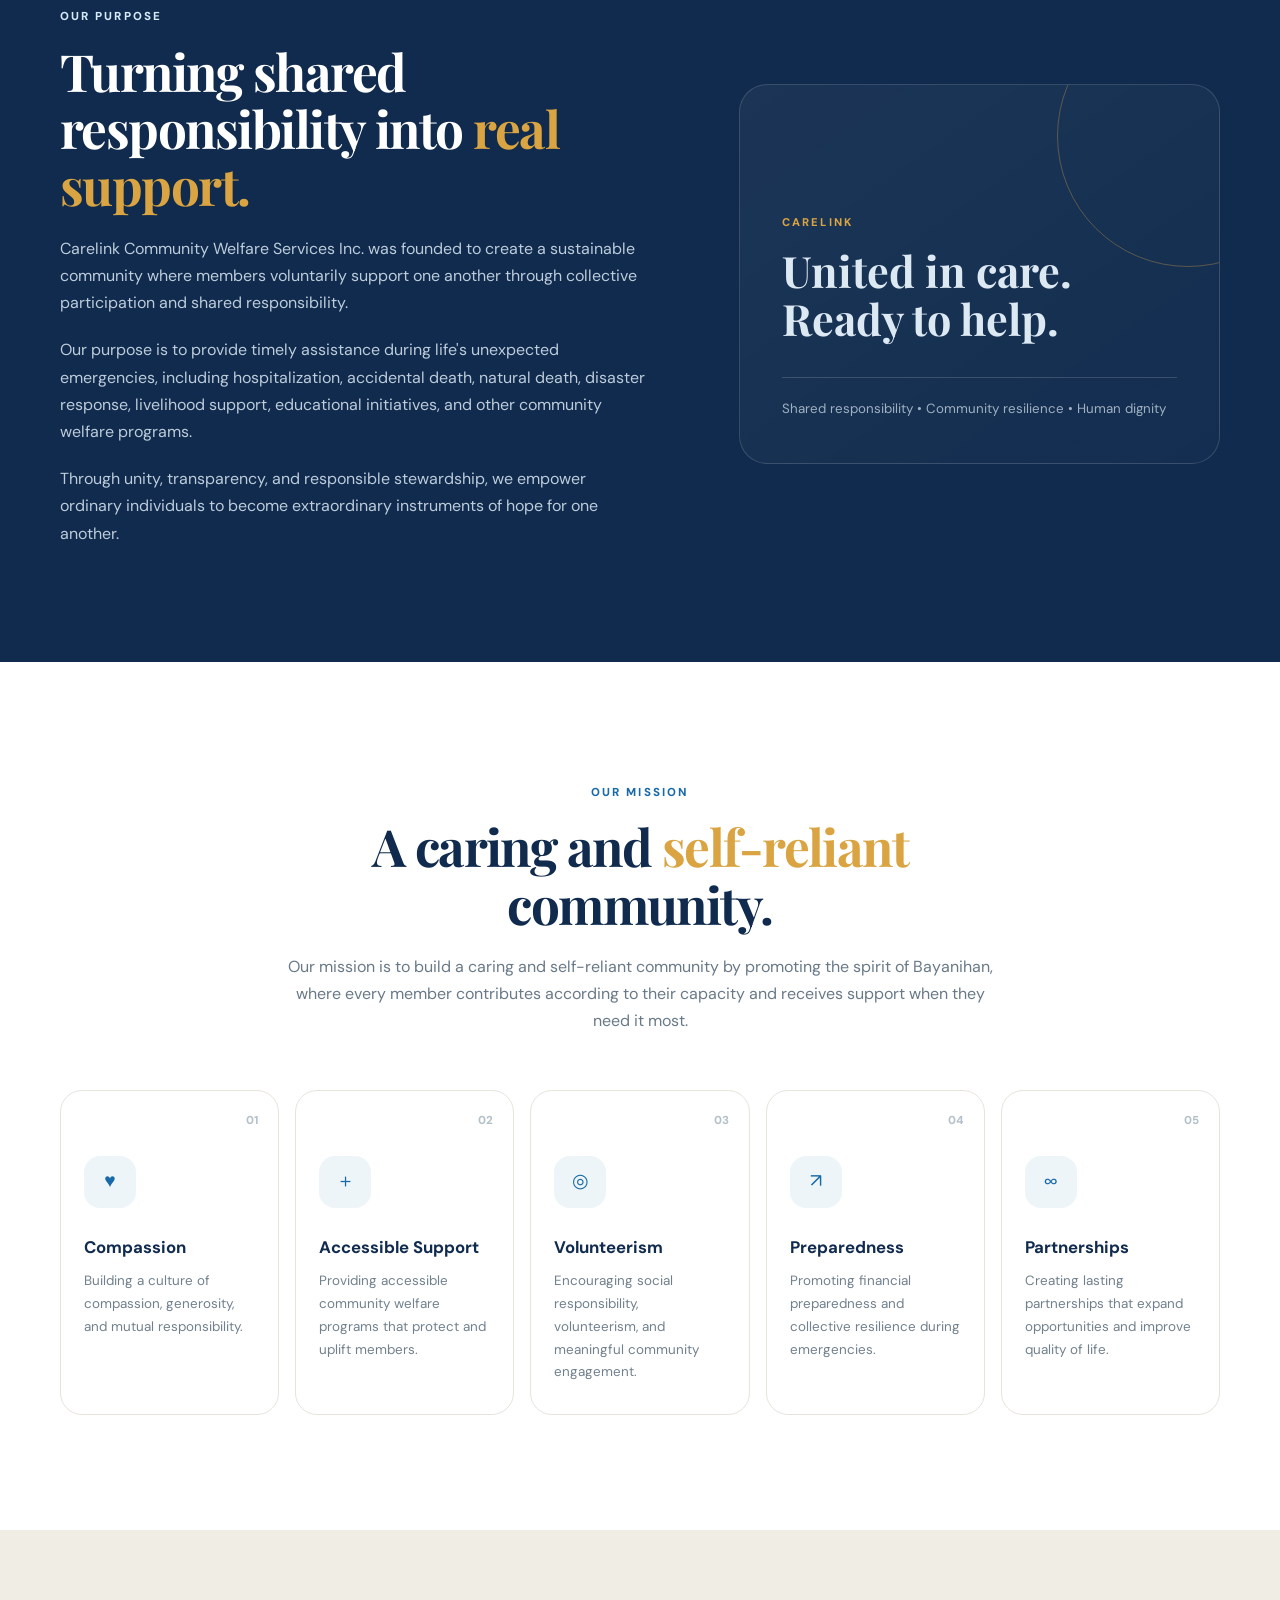
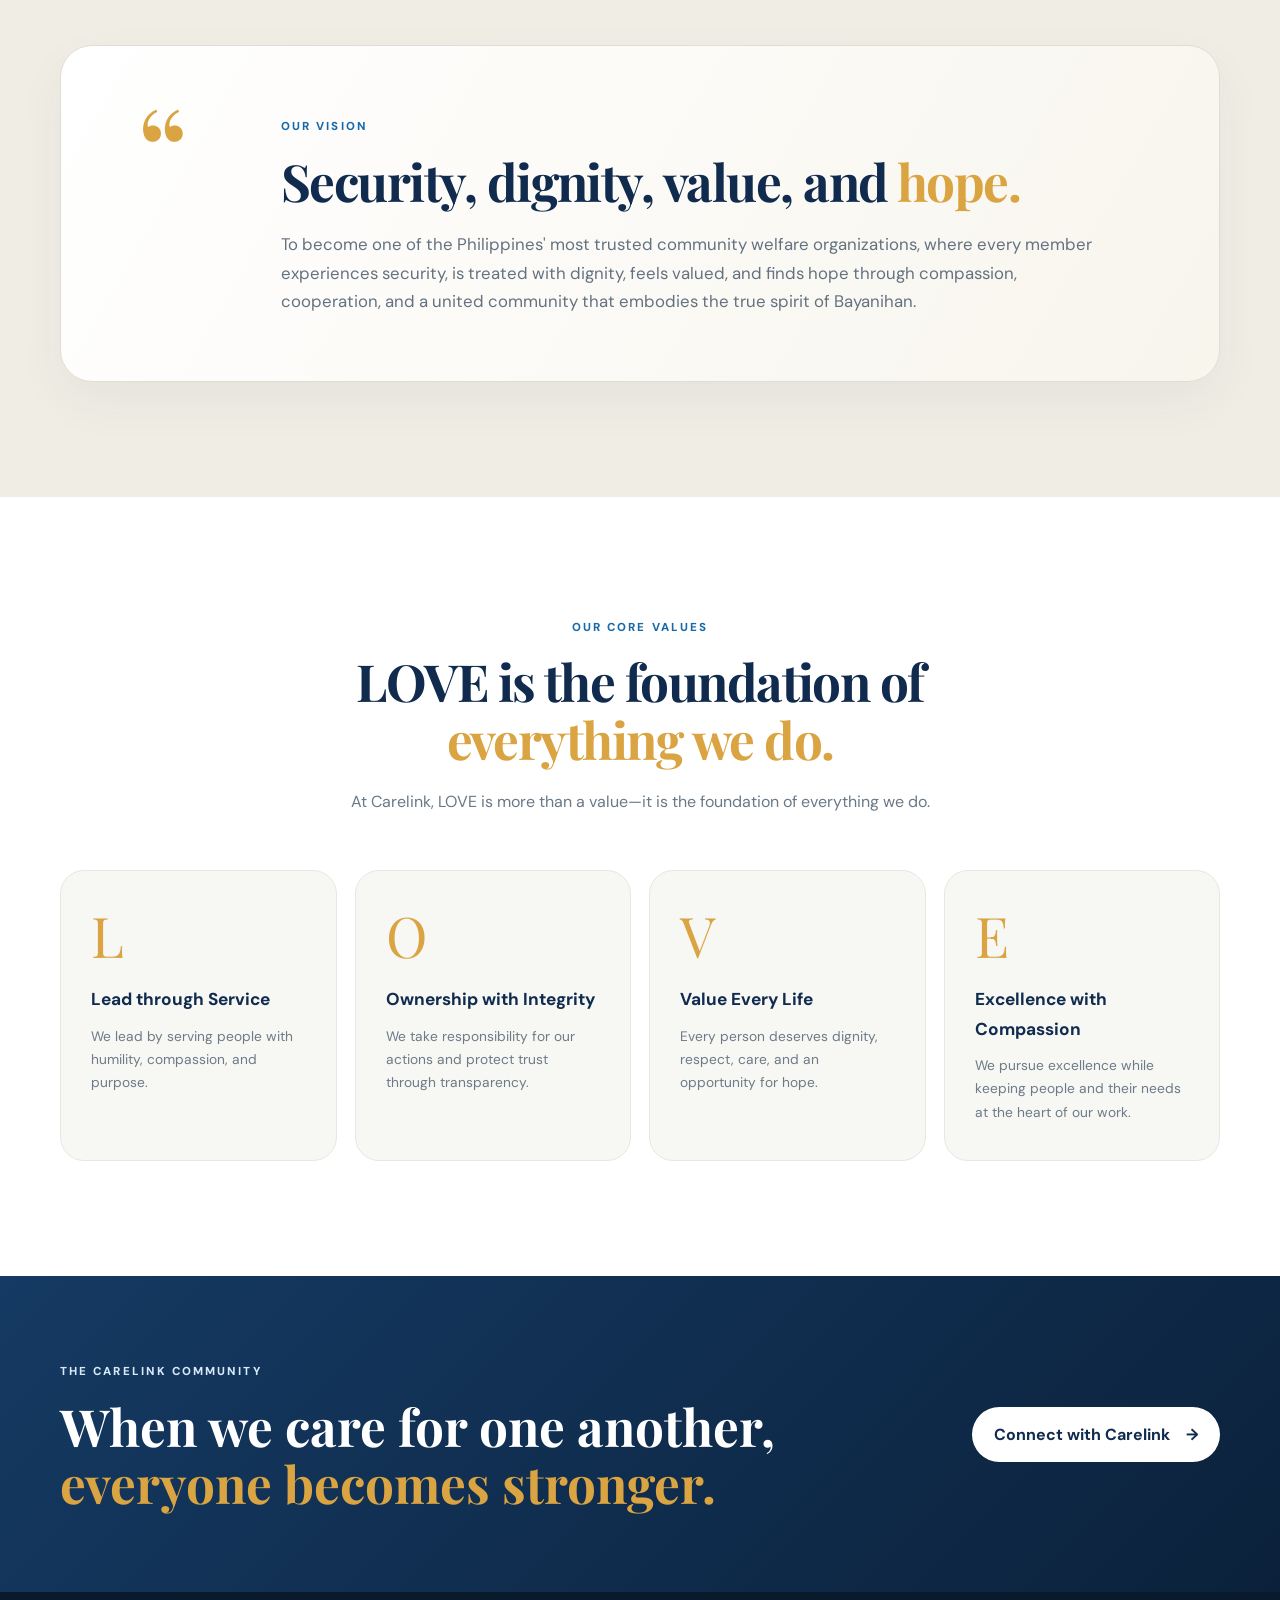
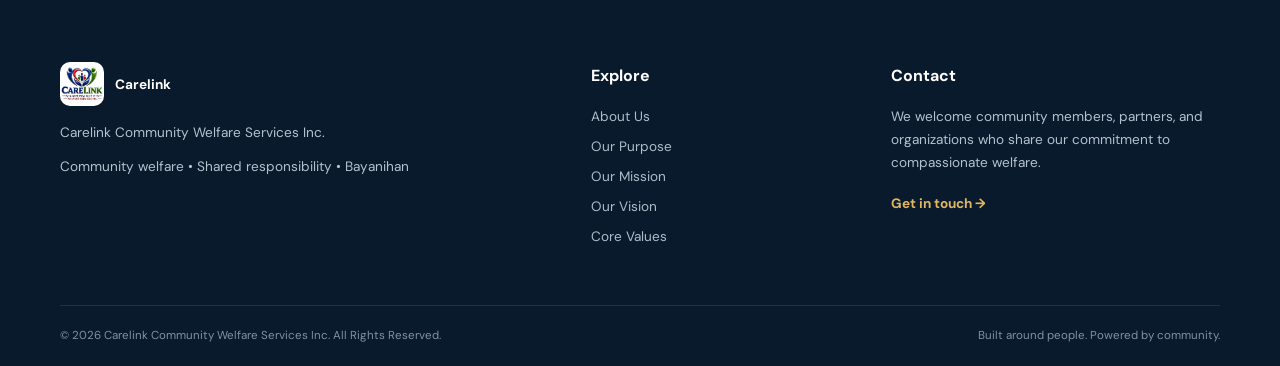
<file: members.html>
<!DOCTYPE html>
<html lang="en">
<head>
<meta charset="UTF-8">
<meta name="viewport" content="width=device-width, initial-scale=1.0">
<meta name="description" content="Carelink Member Portal">
<title>Member Dashboard | Carelink</title>
<link rel="preconnect" href="https://fonts.googleapis.com">
<link rel="preconnect" href="https://fonts.gstatic.com" crossorigin>
<link href="https://fonts.googleapis.com/css2?family=DM+Sans:wght@400;500;600;700;800&family=Playfair+Display:wght@600;700&display=swap" rel="stylesheet">
<link rel="stylesheet" href="style/style.css">
<style>/* member portal embedded */
.member-body{background:#eef5f5;color:#334957;padding-bottom:30px}.member-topbar{height:76px;background:#fff;border-bottom:1px solid #dfe8e8;position:sticky;top:0;z-index:1200}.member-topbar-inner{height:100%;display:flex;align-items:center;justify-content:space-between}.member-brand span{display:flex;flex-direction:column;line-height:1.1}.member-brand small{font-size:.62rem;color:#7c8d96}.member-top-actions,.member-mini{display:flex;align-items:center;gap:12px}.member-mini>div:last-child{display:flex;flex-direction:column}.member-mini strong{font-size:.78rem}.member-mini small{font-size:.65rem;color:#82919a}.avatar,.profile-avatar,.dependent-avatar{display:grid;place-items:center;border-radius:50%;font-weight:800;background:#dcebed;color:#235967}.avatar{width:38px;height:38px;font-size:.7rem}.icon-btn{border:1px solid #dce6e7;background:#f7fafa;width:40px;height:40px;border-radius:12px}.member-welcome{background:linear-gradient(135deg,#123f4a,#173a55);color:#fff;padding:45px 0 75px}.member-welcome-grid{display:grid;grid-template-columns:1fr auto;gap:35px;align-items:center}.portal-kicker{font-size:.65rem;letter-spacing:.15em;font-weight:800;color:#348297}.member-welcome .portal-kicker{color:#a9d9d5}.member-welcome h1{font-family:"Playfair Display",serif;font-size:3rem;line-height:1.08;margin:7px 0}.member-welcome h1 span{color:#e1b85d}.member-welcome p{max-width:680px;color:#c6d7dc;font-size:.88rem}.member-number-card{min-width:250px;background:#ffffff12;border:1px solid #ffffff24;border-radius:18px;padding:20px;display:flex;flex-direction:column}.member-number-card span,.member-number-card small{font-size:.62rem;color:#b8ccd1}.member-number-card strong{margin:5px 0}.member-layout{display:grid;grid-template-columns:205px 1fr;gap:24px;align-items:start;margin-top:-34px;padding-bottom:60px}.member-sidebar,.member-card,.eligibility-panel,.metric-card{background:#fff;border:1px solid #dce7e7;border-radius:18px;box-shadow:0 8px 24px #153d460b}.member-sidebar{padding:10px;position:sticky;top:95px}.member-nav{width:100%;border:0;background:none;display:flex;gap:12px;padding:13px;border-radius:11px;font:inherit;font-size:.78rem;font-weight:700;color:#627680;cursor:pointer}.member-nav.active,.member-nav:hover{background:#eaf4f3;color:#216b68}.logout-nav{margin-top:8px;color:#a85757}.member-section{display:none}.member-section.active{display:block}.member-section-heading,.card-title-row,.eligibility-head{display:flex;justify-content:space-between;gap:18px;align-items:center;margin-bottom:18px}.member-section-heading h2{font-family:"Playfair Display",serif;color:#102b4e;font-size:2rem}.status-pill,.paid-pill{background:#e8f5ec;color:#408454;border-radius:20px;padding:6px 10px;font-size:.66rem;font-weight:800}.eligibility-panel,.member-card{padding:22px;margin-bottom:18px}.eligibility-head h3,.member-card h3{color:#102b4e}.eligibility-head p,.card-copy{font-size:.73rem;color:#788993}.member-start-field{display:flex;flex-direction:column;font-size:.62rem;font-weight:700}.member-start-field input,.table-search{border:1px solid #d5e1e2;border-radius:9px;padding:8px;font:inherit;font-size:.72rem}.countdown-grid{display:grid;grid-template-columns:repeat(3,1fr);gap:13px}.countdown-card{border:1px solid #e1e8e8;border-radius:15px;padding:18px}.countdown-icon{width:36px;height:36px;border-radius:10px;background:#edf6f5;color:#26716d;display:grid;place-items:center;margin-bottom:14px}.countdown-card>span{display:block;font-size:.7rem;font-weight:800;color:#71828b}.countdown-card>strong{display:inline-block;font-size:2.1rem;color:#163d50;margin:6px 4px 4px 0}.countdown-card>small,.countdown-card>p{font-size:.62rem;color:#84939a}.progress-track{height:5px;background:#edf1f1;border-radius:10px;overflow:hidden;margin:10px 0 6px}.progress-track div{height:100%;background:linear-gradient(90deg,#2c8176,#65ad55)}.countdown-card.eligible{background:#f2faf3}.countdown-card.eligible>strong{font-size:1.25rem;color:#3e8151}.eligibility-note,.record-note,.sample-warning{font-size:.65rem;padding:10px 12px;border-radius:10px;margin-top:14px;background:#f5f8f8;color:#71828c}.dashboard-grid{display:grid;grid-template-columns:1.4fr .8fr;gap:18px}.news-feature{padding:17px;background:#f1f7f2;border-radius:14px;border-left:3px solid #d5a845}.news-tag{font-size:.55rem;font-weight:800;color:#8d6a20}.news-feature h4{color:#163d50;margin:6px 0}.news-feature p,.news-list strong{font-size:.72rem}.news-feature small,.news-list small{font-size:.6rem;color:#89979d}.news-list>div{display:grid;grid-template-columns:90px 1fr auto;gap:10px;padding:11px 3px;border-bottom:1px solid #edf0f0}.news-list span{font-size:.54rem;font-weight:800;color:#3c8982}.money-total{background:#123f4a;color:#fff;border-radius:14px;padding:19px}.money-total small,.money-total span{display:block;font-size:.62rem;color:#b9ced2}.money-total strong{display:block;font-size:1.8rem}.summary-row{display:flex;justify-content:space-between;padding:10px 2px;border-bottom:1px solid #edf0f0;font-size:.7rem}.member-primary-btn{border:0;background:#164b55;color:#fff;border-radius:10px;padding:11px 15px;font:inherit;font-size:.72rem;font-weight:800;cursor:pointer}.contribution-summary .member-primary-btn{width:100%;margin-top:14px}.impact-layout{display:grid;grid-template-columns:180px 1fr;gap:25px;align-items:center}.impact-ring{width:145px;height:145px;border-radius:50%;background:conic-gradient(#28766d 0 50%,#4b9a8c 50% 75%,#d5a845 75% 90%,#8bb59d 90%);display:grid;place-items:center;margin:auto;position:relative}.impact-ring:after{content:"";position:absolute;width:100px;height:100px;border-radius:50%;background:#fff}.impact-ring div{z-index:2;text-align:center;display:flex;flex-direction:column}.impact-row{display:grid;grid-template-columns:1fr 40px;gap:5px;margin:9px 0}.impact-row>div:first-child{grid-column:1/-1;display:flex;justify-content:space-between;font-size:.68rem}.impact-track{height:7px;background:#edf1f1;border-radius:10px;overflow:hidden}.impact-track i{display:block;height:100%;background:#367f76}.impact-row small{text-align:right;font-size:.6rem}.metric-grid{display:grid;grid-template-columns:repeat(3,1fr);gap:13px;margin-bottom:18px}.metric-card{padding:18px;display:flex;flex-direction:column}.metric-card span,.metric-card small{font-size:.64rem;color:#788a92}.metric-card strong{font-size:1.45rem;color:#173e4d}.responsive-table{overflow:auto}table{width:100%;border-collapse:collapse;font-size:.68rem}th,td{padding:11px 9px;text-align:left;border-bottom:1px solid #edf0f0}th{background:#f6f8f8;color:#71818a}td button{border:0;background:#e9f3f2;color:#286e69;border-radius:7px;padding:5px 9px}.dependent-list{display:grid;gap:12px}.dependent-card{background:#fff;border:1px solid #dce7e7;border-radius:16px;padding:17px;display:grid;grid-template-columns:auto 1fr auto;align-items:center;gap:14px}.dependent-avatar{width:46px;height:46px;font-size:.7rem}.dependent-info{display:flex;flex-direction:column}.dependent-info span,.dependent-info small{font-size:.65rem}.edit-dependent{border:1px solid #d5e2e2;background:#fff;color:#346e70;border-radius:9px;padding:8px 11px;font:inherit;font-size:.64rem;font-weight:700}.profile-head{display:flex;gap:14px;align-items:center;border-bottom:1px solid #edf0f0;padding-bottom:17px;margin-bottom:17px}.profile-avatar{width:60px;height:60px}.profile-form{display:grid;grid-template-columns:1fr 1fr;gap:13px}.profile-form label,.dependent-modal label{display:flex;flex-direction:column;gap:5px;font-size:.66rem;font-weight:800}.profile-form input,.profile-form textarea,.dependent-modal input,.dependent-modal select{border:1px solid #d9e3e4;border-radius:10px;padding:10px;font:inherit;font-size:.74rem}.profile-form textarea{height:75px}.profile-form label:nth-of-type(5),.profile-form .member-primary-btn{grid-column:1/-1}.profile-form .member-primary-btn{width:max-content}.member-mobile-nav{display:none}.dependent-modal{padding:28px}.dependent-modal h2{font-family:"Playfair Display",serif;color:#102b4e;margin:5px 0 17px}.dependent-modal form{display:grid;gap:12px}
@media(max-width:900px){.member-layout{grid-template-columns:1fr}.member-sidebar{display:none}.dashboard-grid{grid-template-columns:1fr}.member-mobile-nav{position:fixed;display:grid;grid-template-columns:repeat(4,1fr);bottom:0;left:0;right:0;background:#fff;border-top:1px solid #dce5e5;z-index:1300;padding:7px}.member-mobile-nav button{border:0;background:none;display:flex;flex-direction:column;align-items:center;font-size:.8rem;color:#7b8b92}.member-mobile-nav button span{font-size:.54rem}.member-mobile-nav button.active{color:#26736e}}
@media(max-width:650px){.member-welcome-grid,.countdown-grid,.metric-grid,.impact-layout{grid-template-columns:1fr}.member-welcome h1{font-size:2.35rem}.member-number-card{min-width:0}.eligibility-head,.member-section-heading{align-items:flex-start;flex-direction:column}.news-list>div{grid-template-columns:1fr}.dependent-card{grid-template-columns:auto 1fr}.edit-dependent{grid-column:1/-1}.profile-form{grid-template-columns:1fr}.profile-form label:nth-of-type(5),.profile-form .member-primary-btn{grid-column:auto}}

.dependent-card{grid-template-columns:auto 1fr auto}
.dependent-countdowns{grid-column:1/-1;display:grid;grid-template-columns:repeat(3,1fr);gap:8px;padding-top:13px;border-top:1px solid #edf1f1}
.dep-count{background:#f6f9f9;border-radius:10px;padding:9px 10px;display:flex;flex-direction:column}
.dep-count span{font-size:.57rem;color:#74858d;font-weight:800}.dep-count strong{font-size:.9rem;color:#1e5260}.dep-count small{font-size:.54rem;color:#8c999e}
.dep-count.eligible{background:#edf8ef}.dep-count.eligible strong{color:#3e8151}
.field-help{font-weight:400;color:#84939a;font-size:.58rem}
@media(max-width:650px){.dependent-countdowns{grid-template-columns:1fr}.dependent-card{grid-template-columns:auto 1fr}}
</style></head>
<body class="member-body" style="visibility:hidden">
<script>
const CARELINK_API_AUTH="https://script.google.com/macros/s/AKfycbztrKqI5Xme2iRUF5L5Hfno3jHEWQvqFRlC3_WF7YgEL_7ieZyTmAWR5s0aTWw5cavs/exec";
async function authPost(p){const r=await fetch(CARELINK_API_AUTH,{method:"POST",headers:{"Content-Type":"text/plain;charset=utf-8"},body:JSON.stringify(p)});return r.json();}
(async()=>{
  const token=sessionStorage.getItem("carelinkSessionToken");
  if(!token){location.replace("index.html");return;}
  try{
    const r=await authPost({action:"getSession",token});
    if(!r.ok){sessionStorage.clear();location.replace("index.html");return;}
    sessionStorage.setItem("carelinkMember",JSON.stringify(r.member||{}));
    document.body.style.visibility="visible";
    setTimeout(()=>{
      const member=r.member||{};
      document.querySelectorAll("[data-live-member-name]").forEach(el=>el.textContent=member.name||member.username||"Member");
      document.querySelectorAll("[data-live-member-id]").forEach(el=>el.textContent=member.memberId||"");
    },0);
  }catch(e){sessionStorage.clear();location.replace("index.html");}
})();
</script>

<header class="member-topbar">
  <div class="container member-topbar-inner">
    <a href="index.html" class="brand member-brand">
      <img src="images/logo.jpg" alt="Carelink logo">
      <span>Carelink <small>Member Portal</small></span>
    </a>
    <div class="member-top-actions">
      <button class="icon-btn" type="button" aria-label="Notifications">🔔<span class="notification-dot"></span></button>
      <div class="member-mini">
        <div class="avatar" id="topAvatar">CL</div>
        <div><strong id="topMemberName">Carelink Member</strong><small id="topMemberStatus">Active Member</small></div>
      </div>
    </div>
  </div>
</header>

<main>
  <section class="member-welcome">
    <div class="container member-welcome-grid">
      <div>
        <span class="portal-kicker">WELCOME BACK</span>
        <h1>Hello, <span id="welcomeName">Carelink Member</span>.</h1>
        <p>Here is your membership overview, contributions, dependents, eligibility status, and the latest Carelink community updates.</p>
      </div>
      <div class="member-number-card">
        <span>MEMBERSHIP NUMBER</span>
        <strong id="membershipNumber">—</strong>
        <small>Member since <span id="memberSinceText">September 17, 2026</span></small>
      </div>
    </div>
  </section>

  <div class="container member-layout">
    <aside class="member-sidebar">
      <button class="member-nav active" data-member-section="dashboard">⌂ <span>Dashboard</span></button>
      <button class="member-nav" data-member-section="contributions">♡ <span>Contributions</span></button>
      <button class="member-nav" data-member-section="dependents">♙ <span>Dependents</span></button>
      <button class="member-nav" data-member-section="profile">◎ <span>My Profile</span></button>
      <a class="member-nav logout-nav" href="index.html">× <span>Log Out</span></a>
    </aside>

    <div class="member-content">

      <!-- DASHBOARD -->
      <section class="member-section active" id="member-dashboard">
        <div class="member-section-heading">
          <div><span class="portal-kicker">OVERVIEW</span><h2>Member Dashboard</h2></div>
          <div style="display:flex;gap:10px;align-items:center;flex-wrap:wrap">
            <span class="status-pill">● Active</span>
            <button class="member-primary-btn small" id="requestAssistanceBtn" type="button">Request Assistance</button>
          </div>
        </div>

        <div class="eligibility-panel">
          <div class="eligibility-head">
            <div>
              <span class="portal-kicker">CONTESTABILITY / ELIGIBILITY PERIOD</span>
              <h3>Your benefit countdown</h3>
              <p>Countdowns are calculated from the member start date shown in your profile.</p>
            </div>
            <div class="member-start-field">
              <label for="memberStartDate">Member start date</label>
              <input type="date" id="memberStartDate" value="" readonly>
            </div>
          </div>

          <div class="countdown-grid">
            <article class="countdown-card accident">
              <div class="countdown-icon">✚</div>
              <span>Accident Death</span>
              <strong id="accidentDays">30</strong>
              <small id="accidentLabel">days remaining</small>
              <div class="progress-track"><div id="accidentProgress"></div></div>
              <p>30-day contestability period</p>
            </article>
            <article class="countdown-card normal">
              <div class="countdown-icon">♥</div>
              <span>Normal Death</span>
              <strong id="normalDays">120</strong>
              <small id="normalLabel">days remaining</small>
              <div class="progress-track"><div id="normalProgress"></div></div>
              <p>120-day contestability period</p>
            </article>
            <article class="countdown-card hospital">
              <div class="countdown-icon">＋</div>
              <span>Hospitalization</span>
              <strong id="hospitalDays">180</strong>
              <small id="hospitalLabel">days remaining</small>
              <div class="progress-track"><div id="hospitalProgress"></div></div>
              <p>180-day contestability period</p>
            </article>
          </div>
          <div class="eligibility-note">ⓘ For this prototype, the countdown uses the membership start date saved on this browser. Final eligibility should be determined by Carelink's approved membership rules and database records.</div>
        </div>

        <div class="dashboard-grid">
          <article class="member-card news-card">
            <div class="card-title-row"><div><span class="portal-kicker">CARELINK NEWS</span><h3>Latest Updates</h3></div><button class="text-btn">View all</button></div>
            <div class="news-feature">
              <span class="news-tag">ANNOUNCEMENT</span>
              <h4>Welcome to the Carelink Member Portal</h4>
              <p>Important organizational announcements, welfare program updates, community activities, and member notices will appear here.</p>
              <small>September 2026</small>
            </div>
            <div class="news-list">
              <div><span>COMMUNITY</span><strong>Community welfare activities and partnership updates</strong><small>Coming soon</small></div>
              <div><span>MEMBER NOTICE</span><strong>Membership reminders and important notices</strong><small>Coming soon</small></div>
            </div>
          </article>

          <article class="member-card contribution-summary">
            <div class="card-title-row"><div><span class="portal-kicker">MY CONTRIBUTIONS</span><h3>Contribution Summary</h3></div></div>
            <div class="money-total"><small>Total contributions</small><strong id="dashTotalContributions">₱0.00</strong><span>From your contribution records</span></div>
            <div class="summary-row"><span>This year</span><strong id="dashYearContributions">₱0.00</strong></div>
            <div class="summary-row"><span>Last contribution</span><strong id="dashLatestContribution">—</strong></div>
            <button class="member-primary-btn" data-jump="contributions">View Contribution History →</button>
          </article>
        </div>

        <article class="member-card impact-card">
          <div class="card-title-row">
            <div><span class="portal-kicker">TRANSPARENCY</span><h3>Where your contribution went</h3><p>Example allocation view for the member portal.</p></div>
          </div>
          <div class="impact-layout">
            <div class="impact-ring"><div><strong>₱3,600</strong><span>Total</span></div></div>
            <div class="impact-bars">
              <div class="impact-row"><div><span>Emergency Member Assistance</span><strong>₱1,800</strong></div><div class="impact-track"><i style="width:50%"></i></div><small>50%</small></div>
              <div class="impact-row"><div><span>Hospitalization Assistance</span><strong>₱900</strong></div><div class="impact-track"><i style="width:25%"></i></div><small>25%</small></div>
              <div class="impact-row"><div><span>Bereavement Support</span><strong>₱540</strong></div><div class="impact-track"><i style="width:15%"></i></div><small>15%</small></div>
              <div class="impact-row"><div><span>Community Welfare Programs</span><strong>₱360</strong></div><div class="impact-track"><i style="width:10%"></i></div><small>10%</small></div>
            </div>
          </div>
          <p class="sample-warning">The amounts and allocation above are placeholders only. Connect this section to actual Carelink accounting/allocation records before publishing real member data.</p>
        </article>
      </section>

      <!-- CONTRIBUTIONS -->
      <section class="member-section" id="member-contributions">
        <div class="member-section-heading"><div><span class="portal-kicker">MY ACCOUNT</span><h2>Contributions &amp; Donations</h2></div><button class="member-primary-btn small" id="downloadStatementBtn">Download Statement (PDF)</button></div>
        <div class="metric-grid">
          <div class="metric-card"><span>Total Contributions</span><strong id="metricTotal">₱0.00</strong><small>Recorded contributions</small></div>
          <div class="metric-card"><span>Contributions Made</span><strong id="metricCount">0</strong><small>Recorded payments</small></div>
          <div class="metric-card"><span>Latest Contribution</span><strong id="metricLatest">—</strong><small id="metricLatestDate">No record yet</small></div>
        </div>
        <article class="member-card">
          <div class="card-title-row"><div><span class="portal-kicker">HISTORY</span><h3>Contribution Records</h3></div><input class="table-search" type="search" placeholder="Search records"></div>
          <div class="responsive-table">
            <table>
              <thead><tr><th>Date</th><th>Reference</th><th>Type</th><th>Contribution</th><th>Deduction</th><th>Net</th><th>Status</th></tr></thead>
              <tbody id="contributionRows">
                <tr><td colspan="7">Loading contribution records…</td></tr>
              </tbody>
            </table>
          </div>
        </article>
        <article class="member-card">
          <div class="card-title-row"><div><span class="portal-kicker">CONTRIBUTION IMPACT</span><h3>Allocation Details</h3></div></div>
          <p class="card-copy">This area can later show the actual assistance case, program, fund, or community initiative supported by each eligible contribution, subject to Carelink's privacy and accounting rules.</p>
        </article>
      </section>

      <!-- DEPENDENTS -->
      <section class="member-section" id="member-dependents">
        <div class="member-section-heading"><div><span class="portal-kicker">MEMBER RECORD</span><h2>My Dependents</h2></div><button class="member-primary-btn small" id="addDependentBtn">+ Add Dependent</button></div>
        <div class="dependent-list" id="dependentList">
          <article class="member-card"><p>Loading dependents…</p></article>
        </div>
        <div class="record-note">Dependent records shown here are loaded from the Carelink database. The Date Added is system-controlled and determines each dependent's contestability period.</div>
        <div class="record-note" style="display:none">Dependent changes in this prototype are saved only in the current browser session. A production version should require authentication, validation, audit history, and database storage.</div>
      </section>

      <!-- PROFILE -->
      <section class="member-section" id="member-profile">
        <div class="member-section-heading"><div><span class="portal-kicker">PERSONAL INFORMATION</span><h2>My Profile</h2></div></div>
        <article class="member-card profile-card">
          <div class="profile-head"><div class="profile-avatar" id="profileAvatar">CL</div><div><h3 id="profileName">Carelink Member</h3><span class="status-pill">● Active Member</span></div></div>
          <form id="profileForm" class="profile-form">
            <label>Full Name<input id="profileFullName" type="text" value="" readonly></label>
            <label>Membership Number<input id="profileMemberId" type="text" value="" disabled></label>
            <label>Email Address<input id="profileEmail" type="email" value="" readonly></label>
            <label>Mobile Number<input id="profileContact" type="tel" value="" readonly></label>
            <label>Address<textarea id="profileAddress" readonly></textarea></label>
            <label>Marital Status<input id="profileMaritalStatus" type="text" value="" readonly></label><label>Member Start Date<input type="date" value="" id="profileStartDate" readonly></label>
            <small>Profile information is loaded from your Carelink member record.</small>
          </form>
        </article>
      </section>
    </div>
  </div>
</main>

<div class="modal-backdrop" id="assistanceModal" aria-hidden="true"><div class="modal dependent-modal">
<button class="modal-close" type="button" id="closeAssistanceModal">×</button><span class="portal-kicker">ASSISTANCE REQUEST</span><h2>Request Assistance</h2>
<p class="card-copy">Choose the assistance and eligible person, then attach supporting documents.</p>
<div class="assistance-warning" id="assistanceWarning">You are not eligible yet.</div>
<form id="assistanceForm"><label>Assistance Type<select id="assistType" required><option value="">Select assistance</option><option>Hospitalization</option><option>Accident Death</option><option>Normal Death</option></select></label>
<label>Request For<select id="assistSubject" required></select></label>
<label>Request Details<textarea id="assistDetails" required placeholder="Describe the request and relevant dates/details."></textarea></label>
<label>Supporting Documents<input id="assistFiles" type="file" multiple accept=".pdf,.jpg,.jpeg,.png" required></label>
<small>Examples: hospital bill/medical document, death certificate, police certificate/report. Max 5 files; 5 MB each; 15 MB total.</small>
<button class="member-primary-btn" type="submit">Submit Assistance Request</button></form></div></div>
<nav class="member-mobile-nav">
  <button class="active" data-member-section="dashboard">⌂<span>Home</span></button>
  <button data-member-section="contributions">♡<span>Giving</span></button>
  <button data-member-section="dependents">♙<span>Dependents</span></button>
  <button data-member-section="profile">◎<span>Profile</span></button>
</nav>

<!-- Edit dependent modal -->
<div class="modal-backdrop" id="dependentModal" aria-hidden="true">
  <div class="modal dependent-modal">
    <button class="modal-close" type="button" id="closeDependentModal">×</button>
    <span class="portal-kicker">DEPENDENT RECORD</span>
    <h2 id="dependentModalTitle">Add Dependent</h2><p class="card-copy">New dependents receive a membership ID beginning with CLD-. Relationship rules are enforced by the server.</p>
    <form id="dependentForm">
      <label>Full Name<input id="depNameInput" type="text" required></label>
      <label>Relationship<select id="depRelationInput" required><option>Spouse</option><option>Life Partner</option><option>Child</option><option>Parent</option><option>Sibling</option></select></label>
      <label>Date of Birth<input id="depBirthInput" type="date" required></label>
      <label>Gender<select id="depGenderInput" required><option value="">Select gender</option><option>Male</option><option>Female</option><option>Other</option></select></label>
      
      <button class="member-primary-btn" type="submit">Save Dependent Information</button>
    </form>
  </div>
</div>

<script src="js/script.js"></script>

<script>
const money=v=>new Intl.NumberFormat("en-PH",{style:"currency",currency:"PHP"}).format(Number(v||0));
const fmtDate=v=>v?new Date(v+"T00:00:00").toLocaleDateString("en-PH",{year:"numeric",month:"short",day:"numeric"}):"—";
const initials=n=>(n||"CL").split(/\s+/).filter(Boolean).slice(0,2).map(x=>x[0]).join("").toUpperCase();

function daysLeft(eligible){
  if(!eligible)return null;
  const e=new Date(eligible+"T00:00:00");
  const liveNow=new Date();
  const paused=window.carelinkBenefitsPausedAt?new Date(window.carelinkBenefitsPausedAt+"T00:00:00"):null;
  const n=(paused&&!isNaN(paused))?paused:liveNow, t=new Date(n.getFullYear(),n.getMonth(),n.getDate());
  return Math.max(0,Math.ceil((e-t)/86400000));
}
function setCountdown(id,eligible){
  const left=daysLeft(eligible), v=document.getElementById(id+"Days"), l=document.getElementById(id+"Label");
  if(!v||left===null)return;
  v.textContent=left===0?"Eligible":left;
  l.textContent=left===0?"contestability period completed":(left===1?"day remaining":"days remaining");
}
function depBenefit(label,eligible){
  const left=daysLeft(eligible);
  return `<div class="dep-count ${left===0?'eligible':''}"><span>${label}</span><strong>${left===0?'Eligible':(left??'—')+' days'}</strong><small>${left===0?'Contestability completed':'remaining'}</small></div>`;
}
function renderPortal(data){
  window.carelinkPortalData=data;
  const x=data.member, deps=data.dependents||[], cs=data.contributions||[], s=data.summary||{};
  window.carelinkBenefitsPausedAt=(String(x.status||"").toLowerCase()==="inactive" ? x.benefitsPausedAt : "");
  document.getElementById("welcomeName").textContent=x.name||x.username;
  document.getElementById("topMemberName").textContent=x.name||x.username;
  document.getElementById("topMemberStatus").textContent=(x.status||"Active")+" Member"+(x.statusReason?" — "+x.statusReason:"");
  document.getElementById("topAvatar").textContent=initials(x.name);
  document.getElementById("membershipNumber").textContent=x.memberId;
  document.getElementById("memberSinceText").textContent=fmtDate(x.registrationDate);
  document.getElementById("memberStartDate").value=x.registrationDate||"";
  document.getElementById("profileStartDate").value=x.registrationDate||"";
  document.getElementById("profileName").textContent=x.name||x.username;
  document.getElementById("profileAvatar").textContent=initials(x.name);
  document.getElementById("profileFullName").value=x.name||"";
  document.getElementById("profileMemberId").value=x.memberId||"";
  document.getElementById("profileEmail").value=x.email||"";
  document.getElementById("profileContact").value=x.contact||"";
  document.getElementById("profileAddress").value=x.address||"";
  document.getElementById("profileMaritalStatus").value=x.maritalStatus||"Not declared";
  setCountdown("accident",x.accidentEligible); setCountdown("normal",x.normalEligible); setCountdown("hospital",x.hospitalEligible);

  document.getElementById("dashTotalContributions").textContent=money(s.total);
  document.getElementById("dashYearContributions").textContent=money(s.thisYear);
  document.getElementById("dashLatestContribution").textContent=s.latest?money(s.latest.amount):"—";
  document.getElementById("metricTotal").textContent=money(s.total);
  document.getElementById("metricCount").textContent=s.count||0;
  document.getElementById("metricLatest").textContent=s.latest?money(s.latest.amount):"—";
  document.getElementById("metricLatestDate").textContent=s.latest?fmtDate(s.latest.date):"No record yet";

  const dl=document.getElementById("dependentList");
  dl.innerHTML=deps.length?deps.map(d=>`<article class="dependent-card" data-dependent>
    <div class="dependent-avatar">${initials(d.name)}</div>
    <div class="dependent-info"><strong class="dep-name">${escapeHtml(d.name)}</strong><span class="dep-relation">${escapeHtml(d.relationship)}</span>
    <small>Birthdate: ${fmtDate(d.birthdate)}</small><small>Gender: ${escapeHtml(d.gender||"—")}</small>
    <small>Dependent Membership ID: ${escapeHtml(d.dependentId||"—")}</small>
    <small>Added as dependent: ${fmtDate(d.dateAdded)}</small></div>
    <div class="dependent-countdowns">${depBenefit("Accident Death",d.accidentEligible)}${depBenefit("Normal Death",d.normalEligible)}${depBenefit("Hospitalization",d.hospitalEligible)}</div>
  </article>`).join(""):'<article class="member-card"><p>No dependents are currently registered under your membership.</p></article>';

  const tb=document.getElementById("contributionRows");
  tb.innerHTML=cs.length?cs.map(c=>`<tr><td>${fmtDate(c.date)}</td><td>${escapeHtml(c.reference||"—")}</td><td>${escapeHtml(c.type||"Contribution")}</td><td>${money(c.amount)}</td><td>${money(c.deduction||0)}${c.deductionDetails?'<br><small>'+escapeHtml(c.deductionDetails)+'</small>':''}</td><td>${money(c.netAmount)}</td><td><span class="paid-pill">${escapeHtml(c.status||"Recorded")}</span></td></tr>`).join("")
    :'<tr><td colspan="7">No contribution records found for this member.</td></tr>';
  const subject=document.getElementById("assistSubject");
  subject.innerHTML=`<option value="member:${escapeHtml(x.memberId)}">${escapeHtml(x.name)} — Member (${escapeHtml(x.memberId)})</option>`+deps.map(d=>`<option value="dependent:${escapeHtml(d.dependentId)}">${escapeHtml(d.name)} — ${escapeHtml(d.relationship)} (${escapeHtml(d.dependentId)})</option>`).join("");
}
function escapeHtml(v){const d=document.createElement("div");d.textContent=String(v??"");return d.innerHTML;}


  function refreshAssistanceSubjects(){
    const data=window.carelinkPortalData;
    if(!data)return;
    const type=document.getElementById("assistType").value;
    const subject=document.getElementById("assistSubject");
    const warning=document.getElementById("assistanceWarning");
    const submit=document.querySelector('#assistanceForm button[type="submit"]');
    const people=[{kind:"member",...data.member},...(data.dependents||[]).map(d=>({kind:"dependent",...d}))];
    const key=type==="Accident Death"?"accidentEligible":type==="Normal Death"?"normalEligible":type==="Hospitalization"?"hospitalEligible":null;
    let eligibleCount=0;
    subject.innerHTML=people.map(p=>{
      const eligible=key ? daysLeft(p[key])===0 : true;
      if(eligible) eligibleCount++;
      const id=p.kind==="member"?p.memberId:p.dependentId;
      return `<option value="${p.kind}:${escapeHtml(id)}" ${eligible?"":"disabled"}>${escapeHtml(p.name)} — ${p.kind==="member"?"Member":escapeHtml(p.relationship)} (${escapeHtml(id)})${key?(eligible?" — Eligible":" — Not yet eligible"):""}</option>`;
    }).join("");
    const noneEligible=!!key && eligibleCount===0;
    warning?.classList.toggle("show",noneEligible);
    if(warning) warning.textContent=noneEligible?"You are not eligible yet. The contestability period for this assistance has not been completed.":"";
    if(submit) submit.disabled=noneEligible || !type;
  }

document.addEventListener("DOMContentLoaded",async()=>{
  const navs=document.querySelectorAll("[data-member-section]"), secs=document.querySelectorAll(".member-section");
  const show=n=>{secs.forEach(s=>s.classList.toggle("active",s.id==="member-"+n));navs.forEach(b=>b.classList.toggle("active",b.dataset.memberSection===n));};
  navs.forEach(b=>b.addEventListener("click",()=>show(b.dataset.memberSection)));
  document.querySelectorAll("[data-jump]").forEach(b=>b.addEventListener("click",()=>show(b.dataset.jump)));
  document.querySelector(".table-search")?.addEventListener("input",e=>{const q=e.target.value.toLowerCase();document.querySelectorAll("#contributionRows tr").forEach(r=>r.style.display=r.textContent.toLowerCase().includes(q)?"":"none")});

  document.getElementById("downloadStatementBtn")?.addEventListener("click",async()=>{
    const btn=document.getElementById("downloadStatementBtn"),old=btn.textContent;btn.disabled=true;btn.textContent="Preparing PDF…";
    try{const res=await authPost({action:"downloadStatement",token:sessionStorage.getItem("carelinkSessionToken")});if(!res.ok)throw new Error(res.error||"Unable to generate statement.");
    const bytes=Uint8Array.from(atob(res.base64),c=>c.charCodeAt(0)),blob=new Blob([bytes],{type:"application/pdf"}),url=URL.createObjectURL(blob),a=document.createElement("a");a.href=url;a.download=res.fileName||"Carelink_Statement.pdf";document.body.appendChild(a);a.click();a.remove();setTimeout(()=>URL.revokeObjectURL(url),1000)}
    catch(e){alert(e.message)}finally{btn.disabled=false;btn.textContent=old;}
  });
  const am=document.getElementById("assistanceModal");
  const dm=document.getElementById("dependentModal");
  const openPortalModal=el=>{if(!el)return;el.classList.add("show");el.setAttribute("aria-hidden","false");};
  const closePortalModal=el=>{if(!el)return;el.classList.remove("show");el.setAttribute("aria-hidden","true");};
  document.getElementById("requestAssistanceBtn")?.addEventListener("click",e=>{e.preventDefault();openPortalModal(am);refreshAssistanceSubjects();});
  document.getElementById("assistType")?.addEventListener("change",refreshAssistanceSubjects);
  document.getElementById("closeAssistanceModal")?.addEventListener("click",()=>closePortalModal(am));
  document.getElementById("assistanceForm")?.addEventListener("submit",async e=>{
    e.preventDefault();const files=[...document.getElementById("assistFiles").files];if(!files.length)return alert("Attach at least one document.");if(files.length>5)return alert("Maximum 5 files.");if(files.some(f=>f.size>5*1024*1024))return alert("Each file must be 5 MB or smaller.");if(files.reduce((s,f)=>s+f.size,0)>15*1024*1024)return alert("Total attachments must be 15 MB or smaller.");
    const attachments=await Promise.all(files.map(f=>new Promise((resolve,reject)=>{const rd=new FileReader();rd.onload=()=>resolve({name:f.name,mimeType:f.type,base64:String(rd.result).split(",")[1]});rd.onerror=reject;rd.readAsDataURL(f)})));
    const [subjectType,subjectId]=document.getElementById("assistSubject").value.split(":"),btn=e.submitter,old=btn.textContent;btn.disabled=true;btn.textContent="Submitting…";
    try{const res=await authPost({action:"requestAssistance",token:sessionStorage.getItem("carelinkSessionToken"),assistanceType:document.getElementById("assistType").value,subjectType,subjectId,details:document.getElementById("assistDetails").value,attachments});if(!res.ok)throw new Error(res.error||"Unable to submit request.");alert("Request submitted. Request ID: "+res.requestId);e.target.reset();closePortalModal(am);}
    catch(err){alert(err.message)}finally{btn.disabled=false;btn.textContent=old;}
  });
  document.getElementById("addDependentBtn")?.addEventListener("click",e=>{
    e.preventDefault();
    const marital=(window.carelinkPortalData?.member?.maritalStatus||"").toLowerCase();
    const rel=document.getElementById("depRelationInput");
    const options=marital==="married"
      ? ["Spouse","Life Partner","Child"]
      : ["Parent","Spouse","Life Partner","Child","Sibling"];
    rel.innerHTML=options.map(x=>`<option>${x}</option>`).join("");
    openPortalModal(dm);
  });
  document.getElementById("closeDependentModal")?.addEventListener("click",()=>closePortalModal(dm));
  am?.addEventListener("click",e=>{if(e.target===am)closePortalModal(am)});
  dm?.addEventListener("click",e=>{if(e.target===dm)closePortalModal(dm)});
  document.addEventListener("keydown",e=>{if(e.key==="Escape"){closePortalModal(am);closePortalModal(dm)}});
  document.getElementById("dependentForm")?.addEventListener("submit",async e=>{e.preventDefault();const btn=e.submitter,old=btn.textContent;btn.disabled=true;btn.textContent="Saving…";try{const res=await authPost({action:"addPortalDependent",token:sessionStorage.getItem("carelinkSessionToken"),dependent:{name:document.getElementById("depNameInput").value,relationship:document.getElementById("depRelationInput").value,birthdate:document.getElementById("depBirthInput").value,gender:document.getElementById("depGenderInput").value}});if(!res.ok)throw new Error(res.error||"Unable to add dependent.");alert("Dependent added. Membership ID: "+res.dependentId);location.reload()}catch(err){alert(err.message)}finally{btn.disabled=false;btn.textContent=old;}});
  const token=sessionStorage.getItem("carelinkSessionToken");
  if(!token)return;
  try{
    const data=await authPost({action:"getMemberPortalData",token});
    if(!data.ok) throw new Error(data.error||"Unable to load member information.");
    renderPortal(data);
  }catch(err){alert("Unable to load your Carelink member information: "+err.message);}
});
</script>

<script>
document.addEventListener("click",async(e)=>{
  const btn=e.target.closest(".logout-nav");
  if(!btn) return;
  e.preventDefault(); e.stopImmediatePropagation();
  const token=sessionStorage.getItem("carelinkSessionToken");
  try{if(token) await authPost({action:"logout",token});}catch(_){}
  sessionStorage.clear();
  location.href="index.html";
},true);
</script>
</body>
</html>
</file>
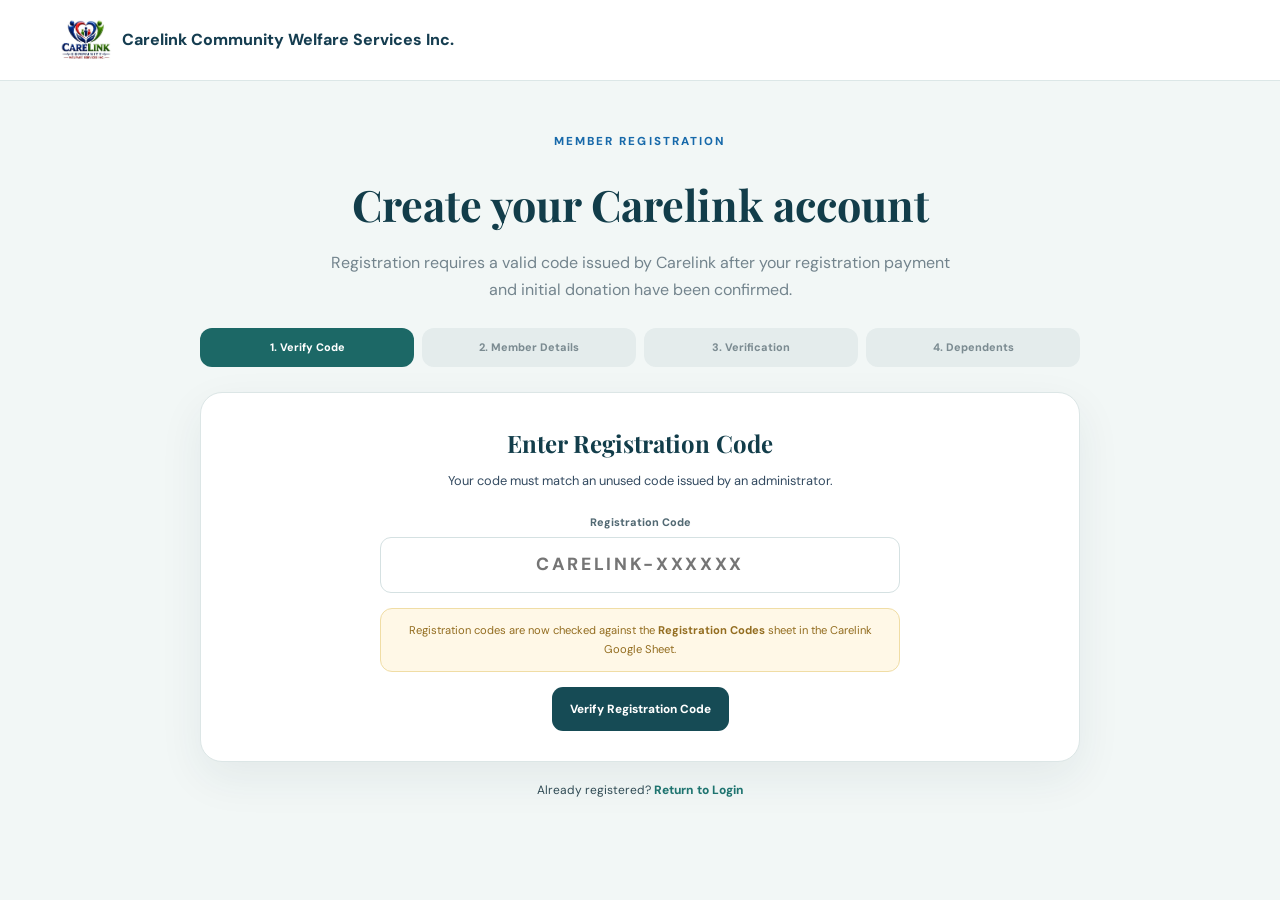
<file: register.html>
<!DOCTYPE html>
<html lang="en">
<head>
<meta charset="UTF-8"><meta name="viewport" content="width=device-width,initial-scale=1">
<title>Register | Carelink</title>
<link rel="preconnect" href="https://fonts.googleapis.com">
<link rel="preconnect" href="https://fonts.gstatic.com" crossorigin>
<link href="https://fonts.googleapis.com/css2?family=DM+Sans:wght@400;500;600;700;800&family=Playfair+Display:wght@600;700&display=swap" rel="stylesheet">
<link rel="stylesheet" href="style/style.css">
<style>
body{background:#f2f7f6;color:#314b55}.reg-header{background:#fff;border-bottom:1px solid #dce7e7;padding:14px 0}.reg-brand{display:flex;align-items:center;gap:10px;text-decoration:none;color:#153d50;font-weight:800}.reg-brand img{width:52px;height:52px;object-fit:contain}.reg-shell{max-width:920px;margin:45px auto 80px;padding:0 20px}.reg-title{text-align:center;margin-bottom:25px}.reg-title h1{font-family:"Playfair Display",serif;color:#123d4a;font-size:2.7rem}.reg-title p{color:#73848d;max-width:650px;margin:8px auto}.steps{display:grid;grid-template-columns:repeat(4,1fr);gap:8px;margin:25px 0}.step{padding:10px;border-radius:12px;background:#e4ecec;text-align:center;font-size:.68rem;font-weight:800;color:#7b8b91}.step.active{background:#1c6866;color:#fff}.reg-card{background:#fff;border:1px solid #dce6e6;border-radius:22px;padding:30px;box-shadow:0 16px 45px #173f4a12}.reg-panel{display:none}.reg-panel.active{display:block}.reg-card h2{font-family:"Playfair Display",serif;color:#123d4a;margin-bottom:6px}.reg-card .lead{color:#74858d;font-size:.8rem;margin-bottom:22px}.form-grid{display:grid;grid-template-columns:1fr 1fr;gap:15px}.form-grid label,.full-label{display:flex;flex-direction:column;gap:6px;font-size:.68rem;font-weight:800;color:#526973}.form-grid input,.form-grid select,.full-label input{border:1px solid #d5e1e2;border-radius:11px;padding:12px;font:inherit;font-size:.78rem;outline:none}.form-grid input:focus,.form-grid select:focus,.full-label input:focus{border-color:#438983;box-shadow:0 0 0 3px #43898314}.full{grid-column:1/-1}.reg-actions{display:flex;justify-content:space-between;gap:10px;margin-top:24px}.primary,.secondary,.otp-btn{border:0;border-radius:11px;padding:12px 18px;font:inherit;font-size:.74rem;font-weight:800;cursor:pointer}.primary{background:#164b55;color:#fff}.secondary{background:#e9f1f1;color:#42616b}.otp-btn{background:#eaf4f3;color:#216b68}.code-box{max-width:520px;margin:auto;text-align:center}.code-box input{text-transform:uppercase;text-align:center;font-size:1.1rem;letter-spacing:.15em}.notice{background:#f3f7f7;border:1px solid #dce7e7;border-radius:12px;padding:12px 14px;color:#6c7d85;font-size:.7rem;margin:15px 0}.success-notice{background:#edf8ef;color:#3e8151}.otp-row{display:grid;grid-template-columns:1fr auto;gap:8px}.otp-verified{font-size:.62rem;color:#408454;font-weight:800;margin-top:4px;display:none}.otp-verified.show{display:block}.dependent-box{border:1px solid #dce7e7;border-radius:14px;padding:16px;margin:12px 0}.dependent-box h4{color:#164b55}.dep-meta{font-size:.64rem;color:#84949a}.summary{display:grid;grid-template-columns:1fr 1fr;gap:10px}.summary div{background:#f5f8f8;border-radius:10px;padding:12px}.summary span{display:block;font-size:.6rem;color:#839199}.summary strong{font-size:.76rem;color:#244d59}.important{color:#936d20;background:#fff8e7;border-color:#f0dda5}.login-link{text-align:center;margin-top:18px;font-size:.75rem}.login-link a{color:#1f7470;font-weight:800}@media(max-width:650px){.steps{grid-template-columns:1fr 1fr}.form-grid,.summary{grid-template-columns:1fr}.full{grid-column:auto}.reg-card{padding:20px}.reg-title h1{font-size:2.2rem}}
</style>
</head>
<body>
<header class="reg-header"><div class="container"><a class="reg-brand" href="index.html"><img src="images/logo.jpg" alt="Carelink logo"><span>Carelink Community Welfare Services Inc.</span></a></div></header>
<main class="reg-shell">
<div class="reg-title"><span class="eyebrow">MEMBER REGISTRATION</span><h1>Create your Carelink account</h1><p>Registration requires a valid code issued by Carelink after your registration payment and initial donation have been confirmed.</p></div>
<div class="steps"><div class="step active">1. Verify Code</div><div class="step">2. Member Details</div><div class="step">3. Verification</div><div class="step">4. Dependents</div></div>
<div class="reg-card">
<section class="reg-panel active" data-step="1">
 <div class="code-box"><h2>Enter Registration Code</h2><p class="lead">Your code must match an unused code issued by an administrator.</p>
 <label class="full-label">Registration Code<input id="regCode" placeholder="CARELINK-XXXXXX" maxlength="30"></label>
 <div class="notice important">Registration codes are now checked against the <b>Registration Codes</b> sheet in the Carelink Google Sheet.</div>
 <button class="primary" id="verifyCodeBtn">Verify Registration Code</button><div id="codeResult" class="notice" style="display:none"></div></div>
</section>
<section class="reg-panel" data-step="2">
 <h2>Member Information</h2><p class="lead">Please provide complete and accurate information.</p>
 <div class="form-grid">
  <label>Username<input id="rUsername" required></label><label>Password<input id="rPassword" type="password" minlength="8" required></label>
  <label>Full Name<input id="rName" required></label><label>Birthdate<input id="rBirthdate" type="date" required></label>
  <label>Gender<select id="rGender" required><option value="">Select gender</option><option>Male</option><option>Female</option><option>Other</option></select></label><label>Marital Status<select id="rMaritalStatus" required><option value="">Select status</option><option>Single</option><option>Married</option><option>Widowed</option><option>Separated</option></select></label>
  <label>Contact Number<input id="rPhone" type="tel" placeholder="09XXXXXXXXX" required></label>
  <label>Additional Number (Optional)<input id="rPhone2" type="tel" placeholder="Optional"></label><label>Working Email Address<input id="rEmail" type="email" required></label>
  <label class="full">Complete Address<input id="rAddress" required></label>
 </div>
 <div class="notice">Passwords are not intended to be stored as plain text in the final system. Production authentication should use secure password hashing/authentication.</div>
 <div class="reg-actions"><button class="secondary back">Back</button><button class="primary next-details">Continue to Verification</button></div>
</section>
<section class="reg-panel" data-step="3">
 <h2>Verify your email address</h2><p class="lead">Email verification is required before registration can continue. Mobile OTP verification is temporarily disabled.</p>
 <div class="notice">Mobile number verification is <b>temporarily disabled</b>. Your contact number will still be saved with your member information.</div>
 <label class="full-label" style="margin-top:20px">Email Address<div class="otp-row"><input id="emailDisplay" disabled><button class="otp-btn" id="sendEmailOtp">Send OTP</button></div></label>
 <label class="full-label" style="margin-top:12px">Email OTP<input id="emailOtp" inputmode="numeric" maxlength="6" placeholder="6-digit OTP"></label><button class="secondary" id="verifyEmailOtp">Verify Email OTP</button><div id="emailVerified" class="otp-verified">✓ Email address verified</div>
 <div class="notice important">A 6-digit OTP will be sent to the email address you provided. The OTP expires after 10 minutes and can only be used once.</div>
 <div class="reg-actions"><button class="secondary back">Back</button><button class="primary" id="toDependents">Continue</button></div>
</section>
<section class="reg-panel" data-step="4">
 <h2>Add Dependents <span style="font-size:.7rem;color:#84939a">(Optional)</span></h2><p class="lead">You may add dependents now or skip this step. Rules: Single members may add parents, one spouse/life partner, children under 18, and siblings under 18. Married members may add one spouse/life partner and children under 18 only.</p>
 <div id="regDependents"></div>
 <button class="secondary" id="addRegDependent">+ Add Dependent</button>
 <div class="notice">The <b>Date Added as Dependent</b> is not editable. The system records the registration date automatically when the dependent is saved. This date starts that dependent's 30/120/180-day contestability countdown.</div>
 <div class="reg-actions"><button class="secondary back">Back</button><button class="primary" id="finishRegistration">Complete Registration</button></div>
</section>
<section class="reg-panel" data-step="5">
 <div class="code-box"><h2>Registration Complete</h2><div class="notice success-notice">✓ Your Carelink member account has been created successfully.</div>
 <div class="summary" id="registrationSummary"></div>
 <p class="lead" style="margin-top:18px">The production version will save this information to the Carelink database/Google Sheet and mark the registration code as used.</p>
 <a class="primary" style="display:inline-block;text-decoration:none" href="members.html">Go to Member Portal</a></div>
</section>
</div>
<div class="login-link">Already registered? <a href="index.html">Return to Login</a></div>
</main>
<script>
const validCodes={}; let step=1,phoneOK=false,emailOK=false;
const panels=[...document.querySelectorAll(".reg-panel")],steps=[...document.querySelectorAll(".step")];
function go(n){step=n;panels.forEach(p=>p.classList.toggle("active",+p.dataset.step===n));steps.forEach((x,i)=>x.classList.toggle("active",i===Math.min(n,4)-1));window.scrollTo({top:0,behavior:"smooth"})}
document.querySelectorAll(".back").forEach(b=>b.onclick=()=>go(Math.max(1,step-1)));
document.querySelector("#verifyCodeBtn").onclick=()=>{let c=document.querySelector("#regCode").value.trim().toUpperCase(),r=document.querySelector("#codeResult");r.style.display="block";if(validCodes[c]){r.className="notice success-notice";r.textContent="✓ Valid registration code. You may continue.";setTimeout(()=>go(2),500)}else{r.className="notice important";r.textContent="This registration code is invalid, already used, or not yet activated."}};
document.querySelector("#toDependents").onclick=()=>{if(!phoneOK||!emailOK)return alert("Please verify both your mobile number and email address first.");go(4)};
document.querySelector("#addRegDependent").onclick=()=>{let box=document.createElement("div");box.className="dependent-box";box.innerHTML=`<h4>Dependent</h4><div class="form-grid"><label>Full Name<input class="dname" required></label><label>Relationship<select class="drel"><option>Parent</option><option>Spouse</option><option>Life Partner</option><option>Child</option><option>Sibling</option></select></label><label>Birthdate<input class="dbirth" type="date" required></label><label>Gender<select class="dgender"><option>Male</option><option>Female</option><option>Other</option></select></label></div><p class="dep-meta">Date Added: Automatically recorded when registration is completed.</p><button class="secondary remove-dep" style="margin-top:10px">Remove</button>`;box.querySelector(".remove-dep").onclick=()=>box.remove();document.querySelector("#regDependents").appendChild(box)};
document.querySelector("#finishRegistration").onclick=()=>{let now=new Date().toISOString().slice(0,10),deps=[...document.querySelectorAll(".dependent-box")].map(b=>({name:b.querySelector(".dname").value,relationship:b.querySelector(".drel").value,birthdate:b.querySelector(".dbirth").value,gender:b.querySelector(".dgender").value,dateAdded:now})).filter(d=>d.name);let data={code:document.querySelector("#regCode").value.toUpperCase(),username:document.querySelector("#rUsername").value,name:document.querySelector("#rName").value,address:document.querySelector("#rAddress").value,phone:document.querySelector("#rPhone").value,phone2:document.querySelector("#rPhone2").value,email:document.querySelector("#rEmail").value,birthdate:document.querySelector("#rBirthdate").value,gender:document.querySelector("#rGender").value,
          maritalStatus:document.querySelector("#rMaritalStatus")?.value || "",registered:now,dependents:deps};localStorage.setItem("carelink-prototype-registration",JSON.stringify(data));validCodes[data.code]=false;document.querySelector("#registrationSummary").innerHTML=`<div><span>Member</span><strong>${data.name}</strong></div><div><span>Username</span><strong>${data.username}</strong></div><div><span>Registration Date</span><strong>${now}</strong></div><div><span>Dependents Added</span><strong>${deps.length}</strong></div>`;go(5)};
</script>

<script>
const CARELINK_API = "https://script.google.com/macros/s/AKfycbztrKqI5Xme2iRUF5L5Hfno3jHEWQvqFRlC3_WF7YgEL_7ieZyTmAWR5s0aTWw5cavs/exec";
let validatedRegistrationCode = sessionStorage.getItem("carelinkValidatedCode") || "";

async function carelinkPost(payload) {
  const response = await fetch(CARELINK_API, {
    method: "POST",
    headers: { "Content-Type": "text/plain;charset=utf-8" },
    body: JSON.stringify(payload),
    redirect: "follow"
  });
  const text = await response.text();
  try { return JSON.parse(text); }
  catch(e) { throw new Error("The Carelink backend did not return valid JSON."); }
}

document.addEventListener("DOMContentLoaded", () => {
  const verify = document.querySelector("#verifyCodeBtn");
  if (verify) {
    verify.onclick = async () => {
      const code = document.querySelector("#regCode").value.trim().toUpperCase();
      const resultBox = document.querySelector("#codeResult");
      if (!code) return alert("Please enter your registration code.");
      verify.disabled = true; verify.textContent = "Checking...";
      try {
        const result = await carelinkPost({action:"validateCode", code});
        resultBox.style.display="block";
        if(result.ok) {
          resultBox.className="notice success-notice";
          resultBox.textContent="✓ Registration code verified from the Carelink database.";
          setTimeout(()=>go(2),450);
        } else {
          resultBox.className="notice important";
          resultBox.textContent="This code is invalid, inactive, or has already been used.";
        }
      } catch(err) {
        resultBox.style.display="block"; resultBox.className="notice important";
        resultBox.textContent="Unable to contact the Carelink registration server. "+err.message;
      } finally { verify.disabled=false; verify.textContent="Verify Registration Code"; }
    };
  }

  const finish = document.querySelector("#finishRegistration");
  if (finish) {
    finish.onclick = async () => {
      if(!emailOK) return alert("Please verify your email address first.");
      const deps=[...document.querySelectorAll(".dependent-box")].map(b=>({
        name:b.querySelector(".dname").value.trim(),
        relationship:b.querySelector(".drel").value,
        birthdate:b.querySelector(".dbirth").value,
        gender:b.querySelector(".dgender").value
      })).filter(d=>d.name);
      const payload={
        action:"registerMember",
        registrationCode: validatedRegistrationCode || document.querySelector("#regCode").value.trim().toUpperCase(),
        username:document.querySelector("#rUsername").value.trim(),
        password:document.querySelector("#rPassword").value,
        name:document.querySelector("#rName").value.trim(),
        address:document.querySelector("#rAddress").value.trim(),
        phone:document.querySelector("#rPhone").value.trim(),
        phone2:document.querySelector("#rPhone2").value.trim(),
        email:document.querySelector("#rEmail").value.trim(),
        birthdate:document.querySelector("#rBirthdate").value,
        gender:document.querySelector("#rGender").value,
          maritalStatus:document.querySelector("#rMaritalStatus")?.value || "",
        dependents:deps
      };
      finish.disabled=true; finish.textContent="Creating Account...";
      try {
        const result=await carelinkPost(payload);
        if(!result.ok) throw new Error(result.error || "Registration failed.");
        const now=new Date().toISOString().slice(0,10);
        document.querySelector("#registrationSummary").innerHTML=
          `<div><span>Member</span><strong>${payload.name}</strong></div>
           <div><span>Member ID</span><strong>${result.memberId}</strong></div>
           <div><span>Registration Date</span><strong>${now}</strong></div>
           <div><span>Dependents Added</span><strong>${deps.length}</strong></div>`;
        sessionStorage.removeItem("carelinkValidatedCode");
        go(5);
      } catch(err) {
        alert("Registration could not be completed. "+err.message);
      } finally { finish.disabled=false; finish.textContent="Complete Registration"; }
    };
  }
});
</script>


<script>
let carelinkEmailVerified = false;

async function requestEmailOtp() {
  const email = document.querySelector("#rEmail").value.trim();
  if (!email) return alert("Please enter your email address first.");
  const btn=document.querySelector("#sendEmailOtp");
  btn.disabled=true; btn.textContent="Sending...";
  try {
    const r=await carelinkPost({action:"sendEmailOtp", email:email});
    if(!r.ok) throw new Error((r.stage ? "["+r.stage+"] " : "")+(r.error || "Unable to send OTP."));
    alert("Verification code sent. Please check your email, including your Spam folder.");
  } catch(e) { alert(e.message); }
  finally {btn.disabled=false;btn.textContent="Send OTP";}
}

async function confirmEmailOtp() {
  const email=document.querySelector("#rEmail").value.trim();
  const otp=document.querySelector("#emailOtp").value.trim();
  if(!otp) return alert("Please enter the OTP sent to your email.");
  const btn=document.querySelector("#verifyEmailOtp");
  btn.disabled=true;btn.textContent="Verifying...";
  try {
    const r=await carelinkPost({action:"verifyEmailOtp",email:email,otp:otp});
    if(!r.ok) throw new Error((r.stage ? "["+r.stage+"] " : "")+(r.error || "Incorrect or expired OTP."));
    carelinkEmailVerified=true;
    emailOK=true;
    document.querySelector("#emailVerified").classList.add("show");
    alert("Email address verified.");
  } catch(e){alert(e.message);}
  finally{btn.disabled=false;btn.textContent="Verify Email OTP";}
}

document.addEventListener("DOMContentLoaded",()=>{
  const send=document.querySelector("#sendEmailOtp");
  const verify=document.querySelector("#verifyEmailOtp");
  const next=document.querySelector("#toDependents");
  if(send) send.onclick=requestEmailOtp;
  if(verify) verify.onclick=confirmEmailOtp;
  if(next) next.onclick=()=>{
    if(!carelinkEmailVerified) return alert("Please verify your email address first.");
    go(4);
  };
});
</script>


<script>
document.addEventListener("DOMContentLoaded", () => {
  const continueBtn = document.querySelector(".next-details");
  if (!continueBtn) return;

  continueBtn.type = "button";
  continueBtn.disabled = false;

  continueBtn.onclick = () => {
    const required = [
      ["rUsername","Username"],
      ["rPassword","Password"],
      ["rName","Full Name"],
      ["rBirthdate","Birthdate"],
      ["rGender","Gender"],
      ["rPhone","Contact Number"],
      ["rEmail","Email Address"],
      ["rAddress","Complete Address"]
    ];

    for (const [id,label] of required) {
      const el=document.getElementById(id);
      if (!el || !String(el.value || "").trim()) {
        alert("Please complete: " + label);
        if (el) el.focus();
        return;
      }
    }

    const password=document.getElementById("rPassword").value;
    if(password.length < 8){
      alert("Password must contain at least 8 characters.");
      document.getElementById("rPassword").focus();
      return;
    }

    const email=document.getElementById("rEmail");
    if(!email.checkValidity()){
      alert("Please enter a valid working email address.");
      email.focus();
      return;
    }

    // Mobile number is collected, but mobile OTP is intentionally disabled.
    const emailDisplay=document.getElementById("emailDisplay");
    if(emailDisplay) emailDisplay.value=email.value.trim();

    emailOK=false;
    if(typeof carelinkEmailVerified !== "undefined") carelinkEmailVerified=false;
    document.getElementById("emailVerified")?.classList.remove("show");
    go(3);
  };
});
</script>

</body></html>
</file>
<file: style/style.css>
*{box-sizing:border-box;margin:0;padding:0}
:root{--navy:#102b4e;--blue:#1769aa;--gold:#d9a441;--cream:#f7f4ed;--white:#fff;--text:#263747;--muted:#667483;--line:#e7e4dc}
html{scroll-behavior:smooth}
body{font-family:"DM Sans",sans-serif;color:var(--text);background:var(--cream);line-height:1.7}
a{text-decoration:none;color:inherit}
.container{width:min(1160px,92%);margin:auto}
.site-header{position:fixed;top:0;left:0;width:100%;z-index:1000;background:rgba(255,255,255,.92);backdrop-filter:blur(14px);border-bottom:1px solid rgba(16,43,78,.08)}
.nav-wrap{height:82px;display:flex;align-items:center;justify-content:space-between}
.brand{display:flex;align-items:center;gap:11px;font-weight:700;color:var(--navy);font-size:1.15rem}
.brand img{width:44px;height:44px;object-fit:contain;border-radius:10px}
.nav{display:flex;align-items:center;gap:27px;font-size:.9rem;font-weight:600;color:#3b4b5a}
.nav a{transition:.25s}
.nav a:hover{color:var(--blue)}
.nav-cta{background:var(--navy);color:white!important;padding:11px 18px;border-radius:30px}
.menu-toggle{display:none;border:0;background:none;font-size:1.7rem;color:var(--navy)}
.hero{min-height:760px;padding:155px 0 90px;background:linear-gradient(135deg,#f7f4ed 0%,#edf5f9 58%,#eaf1f6 100%);position:relative;overflow:hidden}
.hero-grid{display:grid;grid-template-columns:1.08fr .92fr;align-items:center;gap:70px}
.hero-copy{position:relative;z-index:2}
.eyebrow{display:inline-block;color:var(--blue);font-size:.72rem;font-weight:800;letter-spacing:.18em;margin-bottom:16px}
.eyebrow.light{color:#d8eafa}
.hero h1{font-family:"Playfair Display",serif;font-size:clamp(3rem,6vw,5.4rem);line-height:1.02;color:var(--navy);letter-spacing:-.045em}
.hero h1 em,.section h2 em,.center-heading h2 em,.vision-box h2 em,.cta-section h2 em{font-style:normal;color:var(--gold)}
.hero-text{font-size:1.12rem;max-width:630px;color:#596b7c;margin:27px 0}
.hero-actions{display:flex;gap:13px;flex-wrap:wrap}
.btn{display:inline-flex;align-items:center;gap:16px;padding:14px 22px;border-radius:50px;font-weight:700;transition:.25s}
.btn-primary{background:var(--navy);color:white;box-shadow:0 12px 25px rgba(16,43,78,.18)}
.btn-primary:hover{transform:translateY(-2px);background:#173d6a}
.btn-ghost{border:1px solid #cbd4dc;color:var(--navy);background:rgba(255,255,255,.55)}
.hero-note{display:flex;gap:9px;align-items:center;margin-top:25px;font-size:.82rem;color:#71808d}
.dot{width:8px;height:8px;background:var(--gold);border-radius:50%;box-shadow:0 0 0 5px rgba(217,164,65,.15)}
.hero-card-wrap{display:flex;justify-content:center}
.hero-card{width:min(410px,100%);min-height:475px;border-radius:32px;background:linear-gradient(150deg,#12345c,#0d233e);color:white;padding:45px;position:relative;overflow:hidden;box-shadow:0 30px 70px rgba(16,43,78,.25)}
.card-orbit{position:absolute;width:330px;height:330px;border:1px solid rgba(255,255,255,.12);border-radius:50%;right:-150px;top:-120px}
.card-icon{width:65px;height:65px;display:grid;place-items:center;border-radius:20px;background:rgba(217,164,65,.16);color:#e6bb65;font-size:1.7rem;margin-bottom:55px}
.card-label{font-size:.68rem;letter-spacing:.18em;color:#9fc5e6;font-weight:800}
.hero-card h2{font-family:"Playfair Display",serif;font-size:2.35rem;line-height:1.12;margin:11px 0 15px}
.hero-card>p:not(.card-label){color:#bdccda;font-size:.94rem}
.mini-stat-row{display:grid;grid-template-columns:repeat(3,1fr);gap:8px;margin-top:40px;padding-top:22px;border-top:1px solid rgba(255,255,255,.12)}
.mini-stat-row div{display:flex;flex-direction:column;gap:3px}
.mini-stat-row strong{color:#e2b65d;font-size:.9rem}.mini-stat-row span{font-size:.7rem;color:#a9b8c6}
.scroll-cue{position:absolute;bottom:25px;left:50%;transform:translateX(-50%);font-size:.72rem;letter-spacing:.08em;color:#768795;display:flex;gap:9px;align-items:center}
.scroll-cue span{font-size:1rem}
.hero-glow{position:absolute;border-radius:50%;filter:blur(1px);pointer-events:none}.glow-one{width:300px;height:300px;right:-100px;top:120px;background:rgba(217,164,65,.09)}.glow-two{width:240px;height:240px;left:-130px;bottom:-100px;background:rgba(23,105,170,.07)}
.section{padding:115px 0}
.two-col{display:grid;grid-template-columns:.78fr 1.22fr;gap:80px}
.section h2,.center-heading h2,.vision-box h2{font-family:"Playfair Display",serif;color:var(--navy);font-size:clamp(2.3rem,4vw,3.6rem);line-height:1.12;letter-spacing:-.03em}
.section-content{color:#5d6d7b;font-size:1rem}.section-content p{margin-bottom:19px}.lead{font-size:1.25rem;line-height:1.65;color:#334a60!important}
.dark-section{background:var(--navy);color:#dce8f2}.purpose-grid{display:grid;grid-template-columns:1.1fr .9fr;gap:90px;align-items:center}.dark-section h2{color:white}.purpose-copy p{color:#bdccda;max-width:690px;margin-top:20px}.purpose-panel{min-height:380px;border:1px solid rgba(255,255,255,.14);border-radius:28px;padding:42px;display:flex;flex-direction:column;justify-content:flex-end;background:linear-gradient(145deg,rgba(255,255,255,.05),rgba(255,255,255,.015));position:relative;overflow:hidden}.purpose-panel:before{content:"";position:absolute;width:260px;height:260px;border:1px solid rgba(217,164,65,.35);border-radius:50%;right:-100px;top:-80px}.purpose-panel span{font-size:.7rem;letter-spacing:.2em;color:#d9a441;font-weight:800}.purpose-panel strong{font-family:"Playfair Display",serif;font-size:2.7rem;line-height:1.1;margin:15px 0}.purpose-panel .line{height:1px;background:rgba(255,255,255,.16);margin:20px 0}.purpose-panel small{color:#9fb1c1}
.center-heading{text-align:center;max-width:800px;margin:0 auto 55px}.center-heading p{margin:20px auto 0;color:#697988;max-width:720px}.mission{background:#fff}.mission-grid{display:grid;grid-template-columns:repeat(5,1fr);gap:16px}.mission-card{border:1px solid var(--line);padding:30px 23px;border-radius:22px;background:#fff;position:relative;min-height:280px;transition:.3s}.mission-card:hover{transform:translateY(-7px);box-shadow:0 18px 40px rgba(16,43,78,.08)}.number{position:absolute;top:20px;right:20px;color:#b4c0c9;font-size:.72rem;font-weight:800}.round-icon{width:52px;height:52px;border-radius:16px;background:#eef5f8;color:var(--blue);display:grid;place-items:center;font-size:1.2rem;margin:35px 0 25px}.mission-card h3{font-size:1.05rem;color:var(--navy);margin-bottom:9px}.mission-card p{font-size:.84rem;color:#71808d}
.vision{background:#f0ede5}.vision-box{background:linear-gradient(120deg,#fff,#f8f5ed);border:1px solid #e1ddd2;border-radius:32px;padding:65px 75px;display:grid;grid-template-columns:110px 1fr;gap:35px;align-items:start;box-shadow:0 20px 50px rgba(31,50,68,.05)}.vision-mark{font-family:"Playfair Display",serif;font-size:8rem;line-height:.6;color:#d9a441}.vision-box p{max-width:820px;color:#637280;margin-top:20px;font-size:1.05rem}
.values{background:#fff}.values-grid{display:grid;grid-template-columns:repeat(4,1fr);gap:18px}.value-card{padding:36px 30px;border-radius:24px;background:#f7f7f4;border:1px solid #e8e7e1;transition:.3s}.value-card:hover{transform:translateY(-5px);background:#f2f6f8}.value-letter{font-family:"Playfair Display",serif;font-size:3.5rem;color:var(--gold);line-height:1;margin-bottom:22px}.value-card h3{color:var(--navy);font-size:1.08rem;margin-bottom:10px}.value-card p{font-size:.86rem;color:#6c7b87}
.cta-section{background:linear-gradient(135deg,#153a63,#0b213b);color:white;padding:80px 0}.cta-inner{display:flex;justify-content:space-between;align-items:center;gap:40px}.cta-section h2{font-family:"Playfair Display",serif;font-size:clamp(2rem,4vw,3.3rem);line-height:1.12}.btn-light{background:white;color:var(--navy);white-space:nowrap}.btn-light:hover{transform:translateY(-2px)}
footer{background:#091a2c;color:#b4c2cf;padding:70px 0 20px}.footer-grid{display:grid;grid-template-columns:1.4fr .7fr 1fr;gap:70px;padding-bottom:50px}.footer-brand{color:white;margin-bottom:15px}.footer-grid h4{color:white;margin-bottom:15px}.footer-grid p,.footer-grid a,.footer-grid small{font-size:.85rem}.footer-grid>div>p{margin-bottom:7px}.footer-grid a:not(.brand){display:block;margin:7px 0;color:#aebdca}.footer-grid a:hover{color:white}.footer-link{color:#e0b65f!important;font-weight:700;margin-top:18px!important}.footer-bottom{border-top:1px solid rgba(255,255,255,.1);padding-top:20px;display:flex;justify-content:space-between;gap:20px;font-size:.72rem;color:#7f92a2}
.reveal{opacity:0;transform:translateY(24px);transition:opacity .7s ease,transform .7s ease}.reveal.visible{opacity:1;transform:none}
@media(max-width:900px){.nav{position:absolute;top:82px;left:0;width:100%;background:white;padding:20px 4%;display:none;flex-direction:column;align-items:stretch;border-bottom:1px solid #ddd}.nav.open{display:flex}.nav-cta{text-align:center}.menu-toggle{display:block}.hero{padding-top:135px}.hero-grid,.two-col,.purpose-grid{grid-template-columns:1fr;gap:45px}.hero-card-wrap{justify-content:flex-start}.mission-grid{grid-template-columns:repeat(2,1fr)}.values-grid{grid-template-columns:repeat(2,1fr)}.vision-box{grid-template-columns:70px 1fr;padding:45px}.cta-inner{flex-direction:column;align-items:flex-start}.footer-grid{grid-template-columns:1fr 1fr}.footer-grid>div:first-child{grid-column:1/-1}}
@media(max-width:560px){.nav-wrap{height:72px}.brand span{font-size:1rem}.brand img{width:38px;height:38px}.hero{min-height:auto;padding:120px 0 85px}.hero h1{font-size:3rem}.hero-card{padding:32px;min-height:410px}.section{padding:80px 0}.mission-grid,.values-grid,.footer-grid{grid-template-columns:1fr}.vision-box{grid-template-columns:1fr;padding:35px}.vision-mark{font-size:5rem}.footer-grid>div:first-child{grid-column:auto}.footer-bottom{flex-direction:column}.scroll-cue{display:none}}

/* === Carelink navigation dropdown + member modals === */
.nav-dropdown{position:relative}
.nav-drop-btn{border:0;background:transparent;font:inherit;font-weight:600;color:#3b4b5a;cursor:pointer;padding:8px 0}
.nav-drop-btn span{display:inline-block;margin-left:5px;transition:.2s}
.nav-dropdown:hover .nav-drop-btn span,.nav-dropdown.open .nav-drop-btn span{transform:rotate(180deg)}
.dropdown-menu{position:absolute;top:calc(100% + 13px);left:-18px;width:220px;background:#fff;border:1px solid #e6e8e8;border-radius:16px;padding:8px;box-shadow:0 20px 45px rgba(16,43,78,.15);opacity:0;visibility:hidden;transform:translateY(-8px);transition:.2s}
.nav-dropdown:hover .dropdown-menu,.nav-dropdown.open .dropdown-menu{opacity:1;visibility:visible;transform:none}
.dropdown-menu a{display:block!important;padding:10px 12px;border-radius:10px;color:#455766!important;font-size:.83rem}
.dropdown-menu a:hover{background:#eef5f8;color:var(--blue)!important}
.validate-trigger{border:0;cursor:pointer;background:var(--navy);color:white;padding:11px 18px;border-radius:30px;font:inherit;font-size:.86rem;font-weight:700;box-shadow:0 8px 18px rgba(16,43,78,.14)}
.validate-trigger:hover{background:#173d6a}
.login-trigger{font-weight:700!important}
.modal-backdrop{position:fixed;inset:0;z-index:3000;background:rgba(7,20,32,.62);display:flex;align-items:center;justify-content:center;padding:20px;opacity:0;visibility:hidden;transition:.2s}
.modal-backdrop.open{opacity:1;visibility:visible}
.modal{position:relative;width:min(460px,100%);background:white;border-radius:24px;box-shadow:0 35px 90px rgba(0,0,0,.28);overflow:hidden;transform:translateY(15px) scale(.98);transition:.25s}
.modal-backdrop.open .modal{transform:none}
.modal-close{position:absolute;right:16px;top:16px;width:38px;height:38px;border:0;border-radius:12px;background:#eef2f4;color:#273a4a;font-size:1.35rem;cursor:pointer;z-index:3}
.login-modal{padding:42px 34px 28px;text-align:center}
.login-logo img{width:min(300px,75%);height:80px;object-fit:contain;margin:0 auto 20px}
.login-modal h2{font-family:"Playfair Display",serif;color:var(--navy);font-size:1.8rem}
.login-modal>p{color:#687987;font-size:.88rem;max-width:350px;margin:8px auto 25px;line-height:1.55}
.input-wrap{position:relative;display:flex;align-items:center;margin:13px 0}
.input-wrap>span{position:absolute;left:17px;color:#244f60;z-index:1;font-size:.95rem}
.input-wrap input{width:100%;height:58px;border:1px solid #c9d9dc;background:#f3f7f7;border-radius:14px;padding:0 48px;color:var(--navy);font:inherit;outline:none}
.input-wrap input:focus{border-color:#5a9a9a;box-shadow:0 0 0 3px rgba(67,142,142,.12)}
.password-toggle{position:absolute;right:12px;border:0;background:none;color:#5b7380;cursor:pointer}
.forgot-link{display:block;text-align:right;font-size:.78rem;color:#17698f;text-decoration:underline;margin:5px 0 13px}
.modal-submit,.validate-submit{width:100%;border:0;border-radius:14px;height:54px;color:white;font:inherit;font-weight:800;cursor:pointer}
.modal-submit{background:var(--navy)}
.modal-placeholder{margin-top:17px;padding:10px 12px;border-radius:10px;background:#f5f7f7;color:#7a8790;font-size:.7rem}
.validate-modal{background:#fff}
.validate-head{background:linear-gradient(135deg,#286b60,#2878a0);color:white;text-align:center;padding:30px 34px 25px}
.validate-icon{width:66px;height:66px;margin:0 auto 13px;border-radius:18px;background:rgba(255,255,255,.18);border:1px solid rgba(255,255,255,.28);display:grid;place-items:center;font-size:1.55rem}
.validate-head .eyebrow{margin-bottom:8px;color:#fff;background:rgba(255,255,255,.15);border:1px solid rgba(255,255,255,.22);padding:5px 12px;border-radius:20px;font-size:.61rem;letter-spacing:.1em}
.validate-head h2{font-family:"Playfair Display",serif;font-size:2rem;line-height:1.1;margin:4px 0 12px}
.validate-head p{font-size:.78rem;line-height:1.5;color:#e7f2f3}
.validate-body{padding:23px}
.security-note{background:#f1f5f5;border:1px solid #dbe5e6;border-radius:14px;padding:12px 14px;color:#60707c;font-size:.72rem;line-height:1.5;margin-bottom:17px}
.form-grid{display:grid;grid-template-columns:1fr 1fr;gap:13px}
.form-grid label{font-size:.72rem;font-weight:800;color:#354657}
.form-grid input,.form-grid select{width:100%;height:48px;margin-top:6px;border:1px solid #d7e0e2;border-radius:12px;background:#fff;padding:0 13px;color:#344553;font:inherit;font-size:.82rem;outline:none}
.form-grid input:focus,.form-grid select:focus{border-color:#5d9a98}
.validate-submit{margin-top:16px;background:linear-gradient(90deg,#3d8075,#55a84f)}
.validation-result{display:none;margin-top:13px;padding:12px;border-radius:11px;background:#eef7ef;color:#397044;font-size:.78rem;text-align:center}
.validation-result.show{display:block}
@media(max-width:900px){
 .nav-dropdown{width:100%}.nav-drop-btn{width:100%;text-align:left;padding:11px 0}
 .dropdown-menu{position:static;width:100%;box-shadow:none;border:0;border-radius:0;padding:0 0 5px;display:none;opacity:1;visibility:visible;transform:none}
 .nav-dropdown.open .dropdown-menu{display:block}
 .dropdown-menu a{padding-left:15px}
}
@media(max-width:560px){
 .form-grid{grid-template-columns:1fr}
 .login-modal{padding:36px 22px 23px}
 .validate-head{padding:28px 22px 22px}.validate-body{padding:18px}
}

.inner-page{background:var(--cream);min-height:100vh}.inner-hero{padding:175px 0 100px;background:linear-gradient(135deg,#edf5f9,#f7f4ed);border-bottom:1px solid #e5e2da}.inner-hero-content{max-width:800px}.inner-hero h1{font-family:"Playfair Display",serif;font-size:clamp(3rem,6vw,5rem);line-height:1.02;color:var(--navy);letter-spacing:-.04em}.inner-hero h1 em{font-style:normal;color:var(--gold)}.inner-hero p{max-width:720px;color:#637280;font-size:1.05rem;margin-top:20px}.placeholder-page{text-align:center;max-width:900px}.placeholder-icon{width:76px;height:76px;margin:0 auto 22px;display:grid;place-items:center;border-radius:22px;background:#eaf3f5;color:var(--blue);font-size:2rem}.placeholder-page h2{font-family:"Playfair Display",serif;color:var(--navy);font-size:2.4rem}.placeholder-page>p{max-width:700px;margin:15px auto;color:#697987}.placeholder-grid{display:grid;grid-template-columns:repeat(3,1fr);gap:16px;margin-top:40px}.placeholder-grid div{background:#fff;border:1px solid var(--line);border-radius:18px;padding:30px;color:var(--navy);font-weight:700}.document-placeholder{margin-top:35px;text-align:left;display:grid;gap:12px}.document-placeholder>div{background:#fff;border:1px solid var(--line);border-radius:16px;padding:20px 22px;display:grid;grid-template-columns:1fr auto auto;align-items:center;gap:20px}.document-placeholder strong{color:var(--navy)}.document-placeholder span{font-size:.75rem;color:#84919a}.document-placeholder button{border:0;background:var(--navy);color:white;padding:9px 15px;border-radius:20px;font:inherit;font-size:.75rem;font-weight:700}.inner-page footer{margin-top:0}.inner-page footer a{color:#aebdca}@media(max-width:700px){.placeholder-grid{grid-template-columns:1fr}.document-placeholder>div{grid-template-columns:1fr}.document-placeholder button{width:max-content}}
</file>
